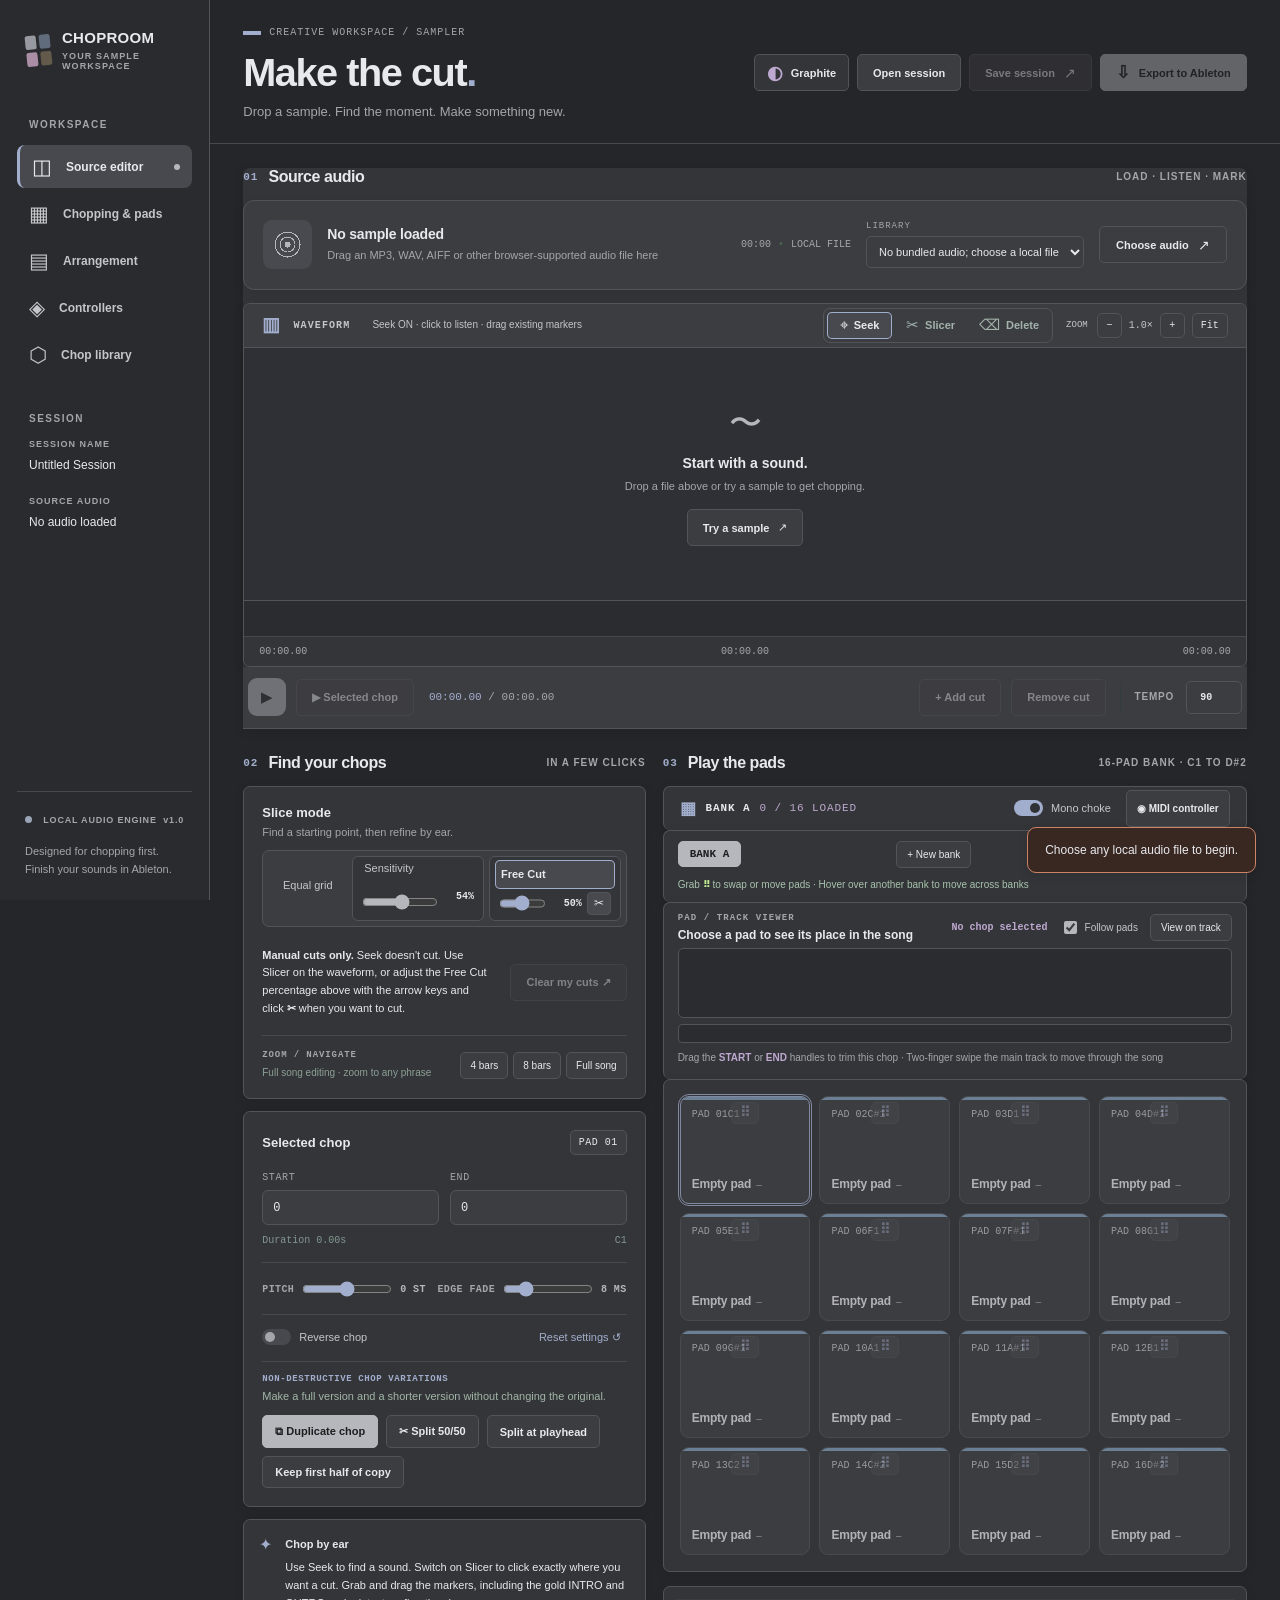
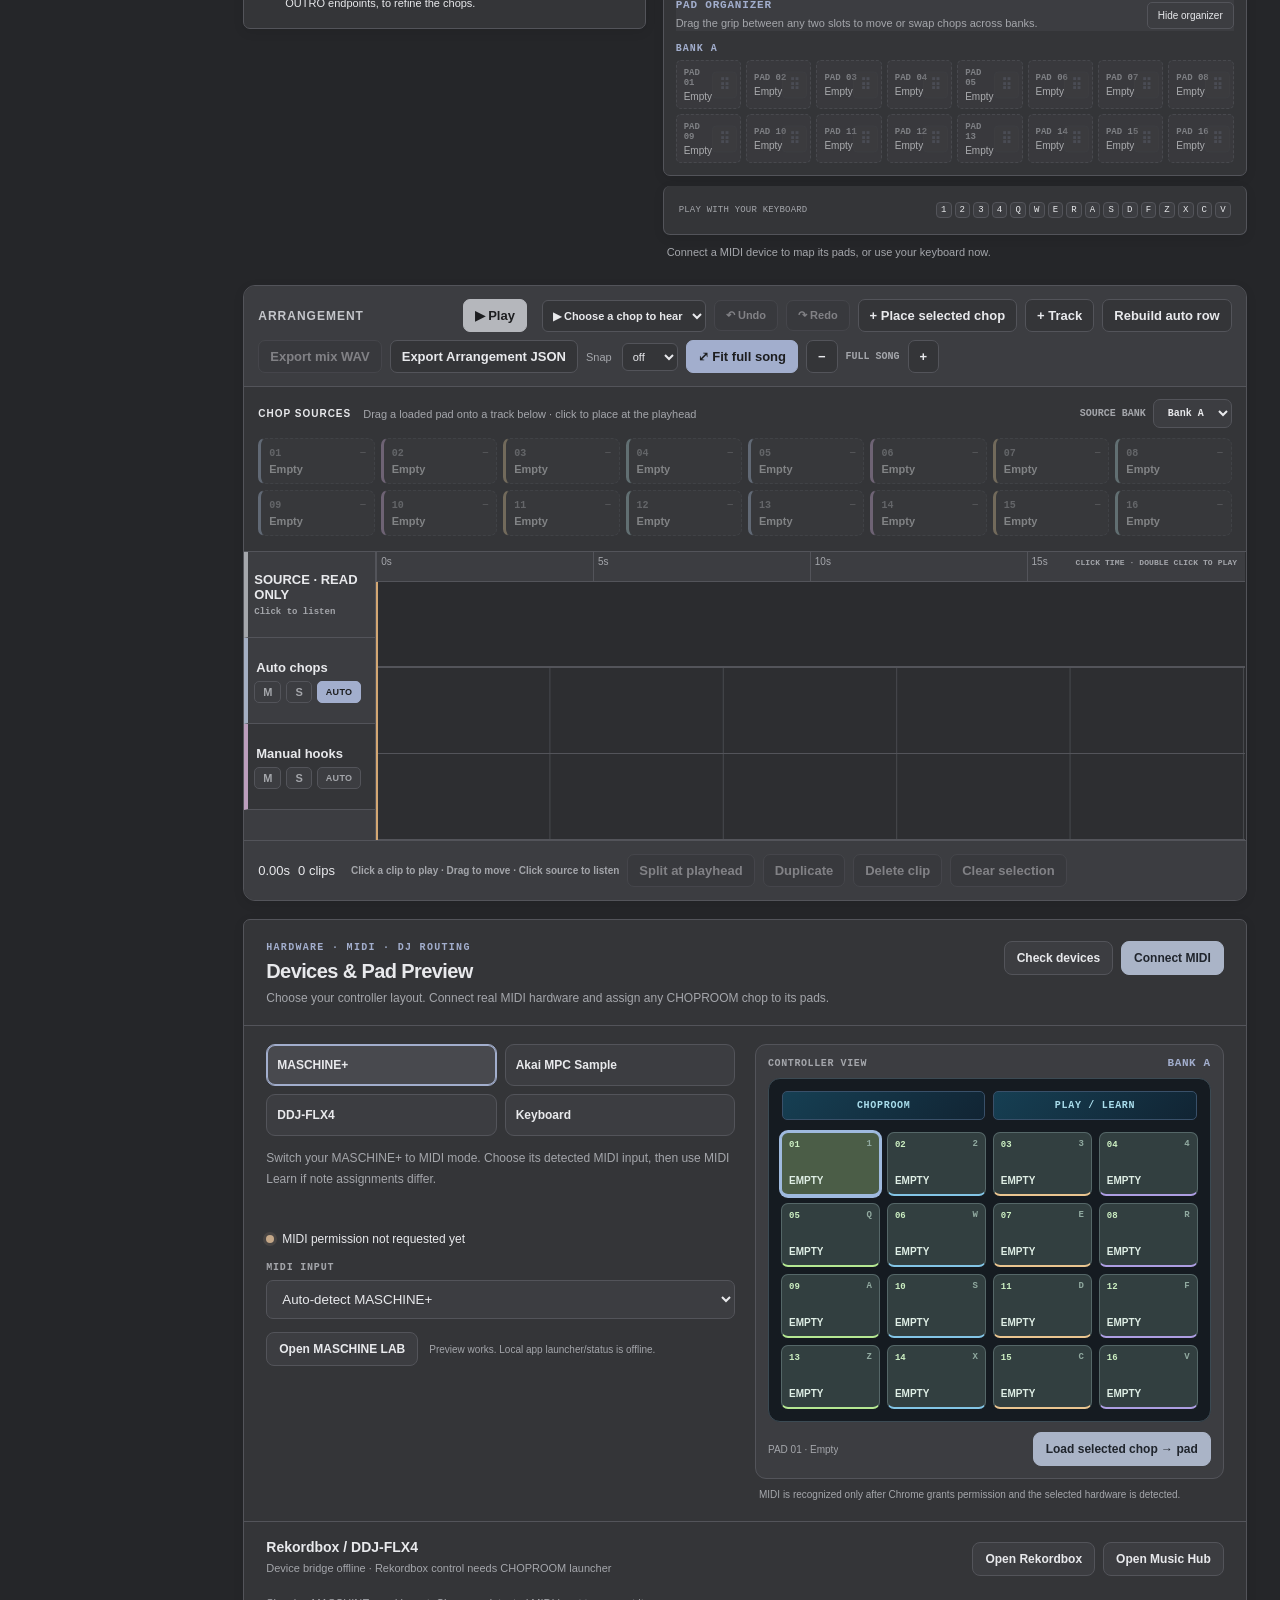
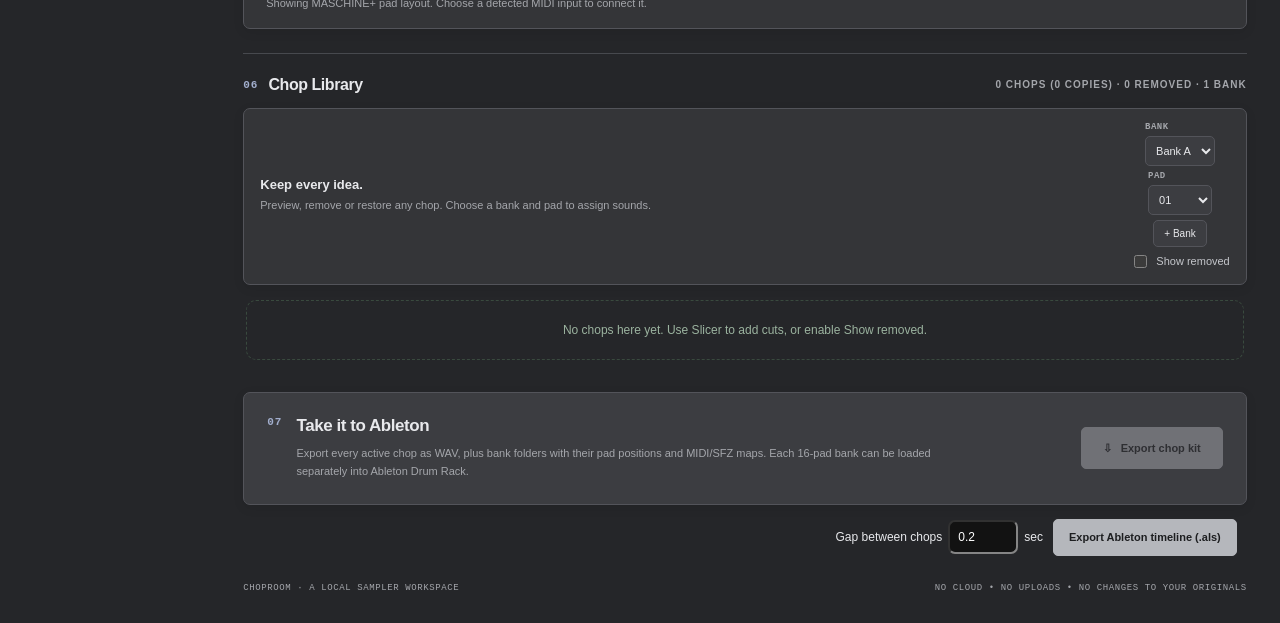
<file: CHOPROOM/index.html>
<!doctype html>
<html lang="en">
<head>
  <meta charset="utf-8">
  <meta name="viewport" content="width=device-width, initial-scale=1">
  <meta name="theme-color" content="#0b0e12">
  <title>CHOPROOM — Sample Chopping Studio</title>
  <link rel="stylesheet" href="./styles.css">
  <link rel="stylesheet" href="./enhancements.css">
  <link rel="stylesheet" href="./ui-refresh.css">
  <link rel="stylesheet" href="./device_panel.css">
  <link rel="stylesheet" href="./arranger-skin.css">
  <link rel="stylesheet" href="./studio-gray.css">
</head>
<body>
  <div class="shell">
    <aside class="rail">
      <div class="brand"><span class="brand-mark"><span></span><span></span><span></span><span></span></span><div><strong>CHOPROOM</strong><small>YOUR SAMPLE WORKSPACE</small></div></div>
      <div class="rail-group rail-workspace-group">
        <span class="rail-label">WORKSPACE</span>
        <nav class="rail-nav" aria-label="CHOPROOM workspace sections">
          <button class="rail-link active" type="button" data-nav-target="sourceWorkspace" aria-current="location"><span class="rail-icon">◫</span> Source editor <span class="active-dot"></span></button>
          <button class="rail-link" type="button" data-nav-target="padWorkspace"><span class="rail-icon">▦</span> Chopping & pads</button>
          <button class="rail-link" type="button" data-nav-target="arrangerWorkspace"><span class="rail-icon">▤</span> Arrangement</button>
          <button class="rail-link" type="button" data-nav-target="controllerWorkspace"><span class="rail-icon">◈</span> Controllers</button>
          <button class="rail-link" type="button" data-nav-target="vaultWorkspace"><span class="rail-icon">⬡</span> Chop library</button>
        </nav>
      </div>
      <div class="rail-group"><span class="rail-label">SESSION</span><div class="rail-info"><div class="rail-info-label">SESSION NAME</div><div id="railTrack" class="rail-info-value">Untitled Session</div><div class="rail-info-label margin">SOURCE AUDIO</div><div id="railFormat" class="rail-info-value">No audio loaded</div></div></div>
      <div class="rail-foot"><span class="status-dot"></span> LOCAL AUDIO ENGINE <span class="version">v1.0</span><p>Designed for chopping first.<br>Finish your sounds in Ableton.</p></div>
    </aside>
    <main class="workspace">
      <header class="topbar">
        <div><div class="eyebrow"><span class="line-accent"></span> CREATIVE WORKSPACE / SAMPLER</div><h1>Make the cut<span class="period">.</span></h1><p>Drop a sample. Find the moment. Make something new.</p></div>
        <div class="top-actions"><div class="local-tag"><span class="status-dot"></span> 100% LOCAL</div><button class="theme-switch" id="themeToggle" type="button" aria-label="Switch to light theme" aria-pressed="false" title="Switch light and dark theme"><span class="theme-icon" aria-hidden="true">◐</span><span id="themeToggleLabel">Dark</span></button><button class="button quiet" id="openProject" title="Reload previously saved chop markers">Open session</button><button class="button quiet" id="saveProject" title="Save markers and session settings">Save session <span class="arrow">↗</span></button><button class="button primary" id="exportAll"><span class="download-symbol">⇩</span> Export to Ableton</button></div>
      </header>
      <div class="content">
        <section class="source-card" id="sourceWorkspace">
          <div class="section-line"><span class="section-num">01</span><h2>Source audio</h2><span class="section-hint">LOAD · LISTEN · MARK</span></div>
          <div id="dropzone" class="source-strip" tabindex="0" role="button" aria-label="Load an audio file">
            <div class="record-icon"><div></div></div><div class="source-copy"><strong id="sourceName">No sample loaded</strong><span id="sourceDescription">Drag an MP3, WAV, AIFF or other browser-supported audio file here</span></div>
            <div class="source-meta"><span id="duration">00:00</span><span class="source-meta-dot">•</span><span id="fileSize">LOCAL FILE</span></div>
            <label class="library-select-label" for="libraryTrack">LIBRARY
              <select id="libraryTrack" title="Load a song already on this Mac">
                <option value="" selected>No bundled audio; choose a local file</option>
              </select>
            </label>
            <button class="button source-button" id="chooseFile" type="button">Choose audio <span class="arrow">↗</span></button>
          </div>
          <input type="file" id="fileInput" accept="audio/*,.wav,.mp3,.aiff,.aif,.m4a,.flac,.ogg" hidden>
          <div class="wave-shell">
            <div class="wave-header">
              <div class="wave-title"><span class="wave-glyph">▥</span> WAVEFORM <span id="waveHint">Two-finger swipe pans · drag markers to refine</span></div>
              <div class="wave-toolbar">
                <div class="wave-tool-switch" role="group" aria-label="Waveform editing tool">
                  <button type="button" id="seekTool" class="wave-tool active" aria-pressed="true" title="Listen and move the playhead without making cuts"><span aria-hidden="true">⌖</span> Seek</button>
                  <button type="button" id="slicerTool" class="wave-tool" aria-pressed="false" title="Click the waveform to add a new cut"><span aria-hidden="true">✂</span> Slicer</button>
                  <button type="button" id="deleteTool" class="wave-tool" aria-pressed="false" title="Click any chop to remove it from your working set"><span aria-hidden="true">⌫</span> Delete</button>
                </div>
                <div class="wave-tools"><span class="zoom-label">ZOOM</span><button class="tiny-button" id="zoomOut" title="Zoom out">−</button><span id="zoomAmount">1.0×</span><button class="tiny-button" id="zoomIn" title="Zoom in">+</button><button class="tiny-button fit" id="fitWave">Fit</button></div>
              </div>
            </div>
            <div class="wave-canvas-wrap" id="waveArea"><canvas id="waveform" aria-label="Interactive audio waveform with slice boundaries"></canvas><div id="waveEmpty" class="wave-empty"><span class="empty-icon">〜</span><strong>Start with a sound.</strong><span>Drop a file above or try a sample to get chopping.</span><button class="button subdued" id="loadDemo">Try a sample <span class="arrow">↗</span></button></div></div>
            <canvas id="overview" class="overview" title="Click to move the waveform view"></canvas>
            <div class="ruler"><span id="rulerStart">00:00.00</span><span id="rulerMid">00:00.00</span><span id="rulerEnd">00:00.00</span></div>
          </div>
          <div class="transport"><div class="transport-left"><button class="transport-play" id="playSource" type="button" title="Play/pause source"><span id="transportIcon">▶</span></button><button class="button subdued" id="playSelected">▶ Selected chop</button><span class="transport-time" id="transportTime">00:00.00 <span>/ 00:00.00</span></span></div><div class="transport-right"><button class="button quiet" id="addAtPlayhead" title="Add a cut at the current playhead">+ Add cut</button><button class="button quiet" id="deleteCut" title="Remove the selected cut">Remove cut</button><div class="separator"></div><label class="mini-field">TEMPO <input type="number" id="tempo" min="40" max="240" value="90"></label></div></div>
        </section>
        <section class="editor-row" id="padWorkspace">
          <div class="editing-panel">
            <div class="section-line"><span class="section-num">02</span><h2>Find your chops</h2><span class="section-hint">IN A FEW CLICKS</span></div>
            <div class="method-card"><div class="method-heading"><strong>Slice mode</strong><span>Find a starting point, then refine by ear.</span></div>
            <div class="mode-tabs" role="group" aria-label="Slice mode">
              <button class="mode" data-mode="grid" type="button">Equal grid</button>
              <div class="mode-group">
                <button class="mode" data-mode="transient" type="button">Sensitivity</button>
                <div class="mode-inline-slider" title="Adjust auto-detect sensitivity in one-percent steps with the arrow keys.">
                  <input id="sensitivity" aria-label="Transient sensitivity percentage" type="range" min="0" max="100" step="1" value="54">
                  <output id="sensitivityText" for="sensitivity">54%</output>
                </div>
              </div>
              <div class="mode-group">
                <button class="mode active" data-mode="manual" type="button">Free Cut</button>
                <div class="mode-inline-slider" title="Fine-tune cut position with arrow keys. Moving this slider never creates a cut.">
                  <input id="manualCutPercent" aria-label="Manual cut position percentage" type="range" min="1" max="99" step="1" value="50">
                  <output id="manualCutText" for="manualCutPercent">50%</output>
                  <button type="button" id="placePercentCut" class="mode-cut-button" title="Place a cut at this percentage inside the selected chop">✂</button>
                </div>
              </div>
            </div>
              <div class="mode-detail hidden" id="gridDetail"><div><span class="setting-label">SLICES</span><div class="count-buttons"><button class="count" data-count="4">4</button><button class="count" data-count="8">8</button><button class="count active" data-count="16">16</button></div></div><button class="button outline" id="sliceNow">Generate cuts <span>↗</span></button></div>
              <div class="mode-detail sensitivity-detail hidden" id="transientDetail"><div class="sensitivity-main"><div class="sensitivity-legend"><span>FEWER CUTS</span><span id="detectedCount" aria-live="polite">ADJUST TO FIND CHOPS</span><span>MORE CUTS</span></div></div></div>
              <div class="mode-detail freecut-detail" id="manualDetail">
                <div class="freecut-settings"><span class="manual-tip"><strong>Manual cuts only.</strong> Seek doesn't cut. Use Slicer on the waveform, or adjust the Free Cut percentage above with the arrow keys and click <strong>✂</strong> when you want to cut.</span></div>
                <button class="button outline" id="clearCuts">Clear my cuts ↗</button>
              </div>
              <div class="focus-row"><div><strong id="focusHeading">ZOOM / NAVIGATE</strong><span id="regionText">Full song editing · zoom to any phrase</span></div><div class="focus-buttons"><button id="focus4">4 bars</button><button id="focus8">8 bars</button><button id="fullRange">Full song</button></div></div>
            </div>
            <div class="edit-card"><div class="edit-head"><strong>Selected chop</strong><span class="pill" id="selectedIndex">PAD 01</span></div><div class="range-row"><label>START <input type="number" id="startAt" min="0" step="0.01" value="0" disabled></label><label>END <input type="number" id="endAt" min="0" step="0.01" value="0" disabled></label></div><div class="range-stats"><span id="selectionLength">Duration 0.00s</span><span id="selectionNote">C1</span></div><div class="setting-row"><label class="slider-wrap">PITCH <input type="range" id="pitch" min="-12" max="12" value="0"><span id="pitchLabel">0 ST</span></label><label class="slider-wrap">EDGE FADE <input type="range" id="fade" min="0" max="40" value="8"><span id="fadeLabel">8 MS</span></label></div><div class="setting-bottom"><label class="toggle-inline"><input id="reversePad" type="checkbox"><span class="mini-check"></span> Reverse chop</label><button id="resetPad" class="link-button">Reset settings ↺</button></div><div class="copy-toolbar"><div class="copy-title">NON-DESTRUCTIVE CHOP VARIATIONS <span id="copyDescription">Make a full version and a shorter version without changing the original.</span></div><div class="copy-actions"><button type="button" id="duplicateChop" class="copy-button">⧉ Duplicate chop</button><button type="button" id="splitChop" class="copy-button secondary">✂ Split 50/50</button><button type="button" id="splitAtPlayhead" class="copy-button secondary">Split at playhead</button><button type="button" id="makeHalfChop" class="copy-button secondary" title="Trim only this duplicate to its first half, leaving the original intact">Keep first half of copy</button></div></div></div>
            <div class="tip-card"><span class="tip-icon">✦</span><div><strong>Chop by ear</strong><p>Use Seek to find a sound. Switch on Slicer to click exactly where you want a cut. Grab and drag the markers, including the gold INTRO and OUTRO endpoints, to refine the chops.</p></div></div>
          </div>
          <div class="pads-panel">
            <div class="section-line"><span class="section-num">03</span><h2>Play the pads</h2><span class="section-hint">16-PAD BANK · C1 TO D#2</span></div>
            <div class="pad-topline"><div class="pad-bank-name"><span class="bank-icon">▦</span><span id="currentBankName"> BANK A</span> <span class="pad-sub" id="currentBankCount">1 / 16 LOADED</span></div><div class="pad-controls"><label class="toggle-inline"><input type="checkbox" id="mono" checked><span class="mini-check"></span> Mono choke</label><button id="midiConnect" class="button midi">◉ MIDI controller</button></div></div>
            <div class="bank-selector"><div class="bank-tabs" id="bankTabs" role="group" aria-label="Pad banks"></div><button type="button" id="addBank" class="bank-create">+ New bank</button><button type="button" id="clearPad" class="bank-clear" title="Leave this pad empty; sounds remain in the Chop Library">Clear selected pad</button><span class="bank-drag-hint">Grab <strong>⠿</strong> to swap or move pads · Hover over another bank to move across banks</span></div>
            <div class="pad-preview" id="padPreview">
              <div class="pad-preview-head">
                <div><span class="pad-preview-kicker">PAD / TRACK VIEWER</span><strong id="padPreviewTitle">Choose a pad to see its place in the song</strong></div>
                <div class="pad-preview-actions"><span id="padPreviewRange" class="pad-preview-range">No chop selected</span><label class="pad-follow"><input type="checkbox" id="followPad" checked> Follow pads</label><button id="showOnTrack" class="bank-create" type="button">View on track</button></div>
              </div>
              <canvas id="padFocusWave" class="pad-preview-wave" aria-label="Detailed waveform of selected chop with draggable start and end handles" title="Drag the left or right green handle to adjust the chop start or end"></canvas>
              <canvas id="padTrackOverview" class="pad-preview-overview" aria-label="Whole song overview with selected chop start and end handles" title="Drag the selected chop's start or end handle; click to navigate the song"></canvas>
              <span class="pad-edit-hint">Drag the <strong>START</strong> or <strong>END</strong> handles to trim this chop · Two-finger swipe the main track to move through the song</span>
            </div>
            <div id="pads" class="pads" aria-label="Sixteen playable audio chop pads"></div>
            <div class="organizer-wrap"><div class="organizer-heading"><div><strong>PAD ORGANIZER</strong><span>Drag the grip between any two slots to move or swap chops across banks.</span></div><button type="button" class="bank-create" id="toggleOrganizer" aria-expanded="true">Hide organizer</button></div><div id="organizerBanks" class="organizer-banks"></div></div>
            <div class="pad-footer"><span>PLAY WITH YOUR KEYBOARD</span><div class="keyboard-keys"><kbd>1</kbd><kbd>2</kbd><kbd>3</kbd><kbd>4</kbd><kbd>Q</kbd><kbd>W</kbd><kbd>E</kbd><kbd>R</kbd><kbd>A</kbd><kbd>S</kbd><kbd>D</kbd><kbd>F</kbd><kbd>Z</kbd><kbd>X</kbd><kbd>C</kbd><kbd>V</kbd></div><span>CLICK A PAD TO HEAR IT</span></div>
            <div class="midi-status" id="midiStatus">Connect a MIDI device to map its pads, or use your keyboard now.</div>
          </div>
        </section>
        <section class="arranger-workspace" id="arrangerWorkspace" aria-label="Multi-track chop arranger"><div class="section-line"><span class="section-num">04</span><h2>Arrangement timeline</h2><span class="section-hint">AUTO-SPACED CHOPS · EDIT FREELY</span></div><div class="integration-placeholder"><div><span class="integration-kicker">NON-DESTRUCTIVE SEQUENCER</span><h3>All your chops ready to arrange</h3><p>Each saved chop appears below as an individual clip with room between it and the next. Move, split, duplicate, delete or rearrange freely; the original source stays intact.</p></div><span class="integration-chip">AUTO-FILL ROW</span></div></section>
        <section class="device-workspace" id="controllerWorkspace" aria-label="DJ controller and Rekordbox connection"><div class="integration-placeholder"><div><span class="integration-kicker">05 · HARDWARE / CONNECTIONS</span><h3>Controllers & pad preview</h3><p>Pick your controller or keyboard profile, preview the pad layout and connect actual MIDI inputs.</p></div><span class="integration-chip">MIDI SETUP</span></div></section>
        <section class="vault-panel" id="vaultWorkspace">
          <div class="section-line"><span class="section-num">06</span><h2>Chop Library</h2><span class="section-hint" id="vaultTotal">ALL YOUR CHOPS · NO 16 CHOP LIMIT</span></div>
          <div class="vault-toolbar">
            <div><strong>Keep every idea.</strong><span>Preview, remove or restore any chop. Choose a bank and pad to assign sounds.</span></div>
            <div class="vault-target">
              <label>BANK<select id="vaultTargetBank" aria-label="Target bank for assigning chops"></select></label>
              <label>PAD<select id="vaultTargetPad" aria-label="Target pad for assigning chops"></select></label>
              <button type="button" id="vaultNewBank" class="bank-create" title="Add another 16-pad bank">+ Bank</button>
              <label class="vault-option"><input type="checkbox" id="showRemoved"> Show removed</label>
            </div>
          </div>
          <div id="vaultItems" class="vault-items"></div>
        </section>
        <section class="export-card">
          <div><span class="section-num">07</span><div><h2>Take it to Ableton</h2><p>Export every active chop as WAV, plus bank folders with their pad positions and MIDI/SFZ maps. Each 16-pad bank can be loaded separately into Ableton Drum Rack.</p></div></div><button class="button primary large" id="exportBottom">⇩ &nbsp; Export chop kit</button>
        </section>
        <footer class="footer"><span>CHOPROOM · A LOCAL SAMPLER WORKSPACE</span><span>NO CLOUD • NO UPLOADS • NO CHANGES TO YOUR ORIGINALS</span></footer>
      </div>
    </main>
  </div>
  <div id="toast" class="toast" role="status" aria-live="polite"></div>
  <input id="sessionInput" type="file" accept=".json" hidden>
  <script src="./export.js" defer></script>
  <script src="./slicing.js" defer></script>
  <script src="./marker_controls.js" defer></script>
  <script src="./track_view.js" defer></script>
  <script src="./chop_collection.js" defer></script>
  <script src="./chop_variants.js" defer></script>
  <script src="./arranger_engine.js" defer></script>
  <script src="./arranger_ui.js" defer></script>
  <script src="./device_panel.js" defer></script>
  <script src="./app.js" defer></script>
  <script src="./theme.js" defer></script>
  <script src="./navigation.js" defer></script>
  <script src="./ableton_timeline_export.js" defer></script>
</body>
</html>
</file>
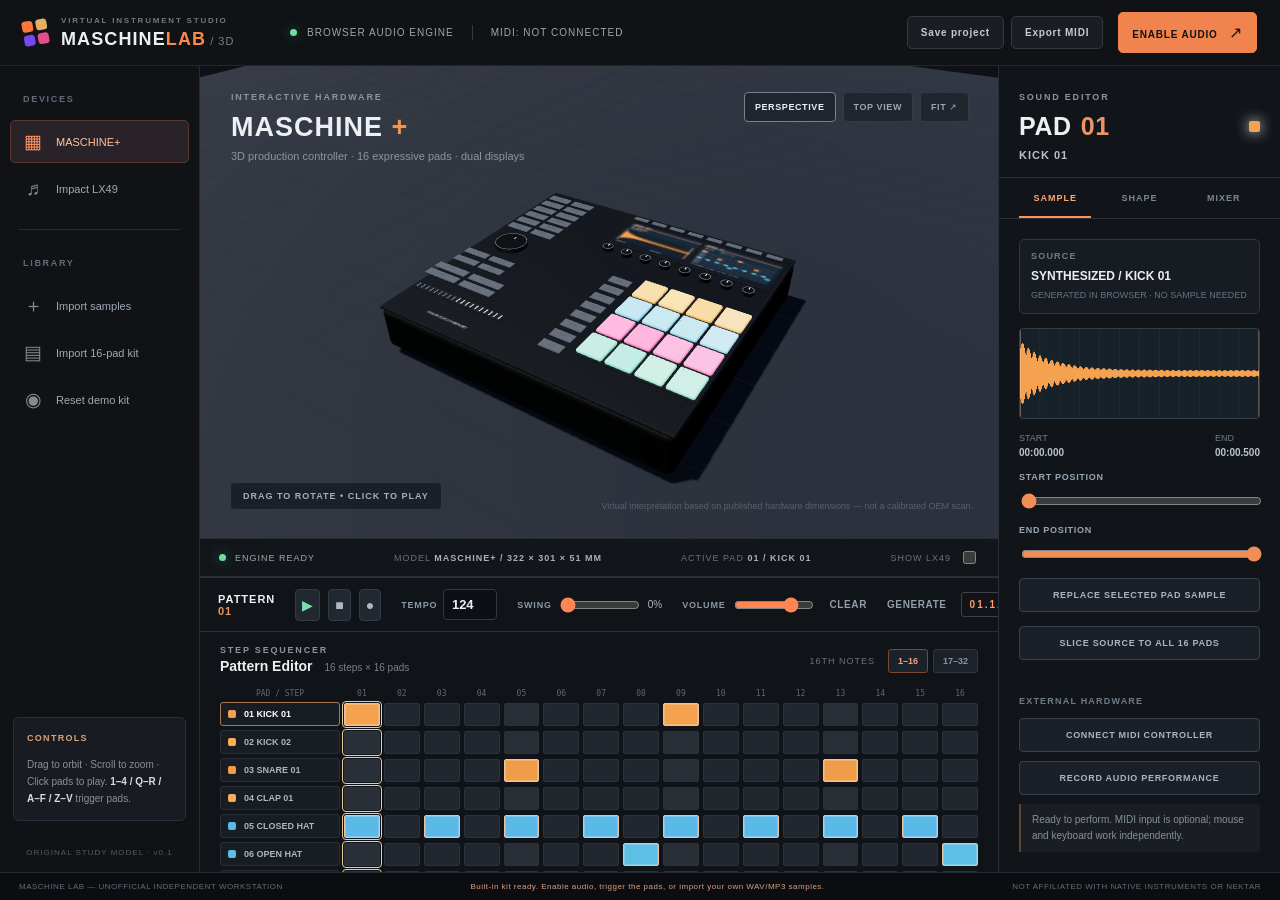
<file: MaschineLab3D/index.html>
<!doctype html>
<html lang="en">
<head>
  <meta charset="utf-8" />
  <meta name="viewport" content="width=device-width, initial-scale=1" />
  <title>MASCHINE LAB — 3D Sampling Workstation</title>
  <link rel="icon" href="./favicon.svg" type="image/svg+xml" />
  <link rel="stylesheet" href="./styles.css" />
  <script type="importmap">{"imports":{"three":"./vendor/three.module.js"}}</script>
</head>
<body>
  <div class="shell">
    <header class="masthead">
      <div class="brandblock"><div class="brandmark"><span></span><span></span><span></span><span></span></div><div><div class="eyebrow">VIRTUAL INSTRUMENT STUDIO</div><div class="brandname">MASCHINE<span>LAB</span><small> / 3D</small></div></div></div>
      <div class="header-middle"><span class="status-dot"></span> BROWSER AUDIO ENGINE <span class="header-divider"></span> <span id="midiStatus">MIDI: NOT CONNECTED</span></div>
      <div class="header-right"><button class="soft-button" id="saveProject">Save project</button><button class="soft-button" id="exportProject">Export MIDI</button><button class="head-accent" id="audioEnable">ENABLE AUDIO <span>↗</span></button></div>
    </header>
    <div class="workspace">
      <nav class="left-rail">
        <div class="rail-label">DEVICES</div>
        <button class="rail-item selected" id="maschineTab"><span class="rail-glyph four">▦</span><span>MASCHINE+</span></button>
        <button class="rail-item" id="keyboardTab"><span class="rail-glyph">♬</span><span>Impact LX49</span></button>
        <div class="rail-separator"></div>
        <div class="rail-label">LIBRARY</div>
        <button class="rail-item" id="importSamplesBtn"><span class="rail-glyph">＋</span><span>Import samples</span></button>
        <button class="rail-item" id="importKitBtn"><span class="rail-glyph">▤</span><span>Import 16-pad kit</span></button>
        <button class="rail-item" id="demoKitBtn"><span class="rail-glyph">◉</span><span>Reset demo kit</span></button>
        <div class="rail-fill"></div>
        <div class="rail-tip"><span class="rail-tip-title">CONTROLS</span><span>Drag to orbit · Scroll to zoom · Click pads to play. <b>1–4 / Q–R / A–F / Z–V</b> trigger pads.</span></div>
        <div class="rail-build">ORIGINAL STUDY MODEL · v0.1</div>
      </nav>
      <main class="main-column">
        <section class="view-area" id="dropZone">
          <div class="stage-head"><div><div class="eyebrow">INTERACTIVE HARDWARE</div><h1 id="deviceTitle">MASCHINE <span>+</span></h1><p id="deviceSubtitle">3D production controller · 16 expressive pads · dual displays</p></div><div class="stage-actions"><button class="stage-button active" id="perspectiveView">PERSPECTIVE</button><button class="stage-button" id="topView">TOP VIEW</button><button class="stage-button" id="fitView">FIT ↗</button></div></div>
          <div class="webgl-wrap"><canvas id="threeCanvas" aria-label="Rotatable interactive 3D controller"></canvas><div class="hover-label" id="hoverLabel">DRAG TO ROTATE • CLICK TO PLAY</div><div class="device-footnote">Virtual interpretation based on published hardware dimensions — not a calibrated OEM scan.</div><div class="drop-overlay" id="dropOverlay">DROP WAV / MP3 FILES TO LOAD THE PADS</div></div>
          <div class="view-bottom"><div class="lamp"><span class="status-dot"></span> ENGINE READY</div><div>MODEL <strong id="modelStatus">MASCHINE+ / 322 × 301 × 51 MM</strong></div><div>ACTIVE PAD <strong id="activePadDisplay">01 / KICK</strong></div><div class="kbd-switch"><label for="showKeyboard">SHOW LX49</label><input type="checkbox" id="showKeyboard"></div></div>
        </section>
        <section class="bottom-panel">
          <div class="transport-bar"><div class="transport-title">PATTERN <span>01</span></div><button class="transport-btn play" id="playBtn" title="Play or pause">▶</button><button class="transport-btn" id="stopBtn" title="Stop">■</button><button class="transport-btn" id="recordBtn" title="Record hits into pattern">●</button><div class="transport-field"><label for="bpm">TEMPO</label><input id="bpm" type="number" min="40" max="240" value="124" /></div><div class="transport-field"><label for="swing">SWING</label><input id="swing" type="range" min="0" max="65" value="0"/><output id="swingValue">0%</output></div><div class="transport-field"><label for="volume">VOLUME</label><input id="volume" type="range" min="0" max="100" value="78" /></div><button class="quiet-action" id="clearBtn">CLEAR</button><button class="quiet-action" id="randomBtn">GENERATE</button><div class="beat-display" id="beatCounter">01.1.1</div></div>
          <div class="sequencer-head"><div><div class="eyebrow">STEP SEQUENCER</div><h2>Pattern Editor <span>16 steps × 16 pads</span></h2></div><div class="seq-tools"><span>16TH NOTES</span><button id="pageOne" class="tiny active">1–16</button><button id="pageTwo" class="tiny">17–32</button></div></div>
          <div class="sequencer-scroll"><div id="sequencer" class="sequencer"></div></div>
        </section>
      </main>
      <aside class="inspector">
        <div class="inspector-header"><div class="eyebrow">SOUND EDITOR</div><div class="inspector-hdr">PAD <span id="selectedPadNum">01</span><span class="pad-color" id="padColor"></span></div><div class="inspector-padname" id="padName">KICK 01</div></div>
        <div class="inspector-tabs"><button class="inspector-tab active" data-tab="sample">SAMPLE</button><button class="inspector-tab" data-tab="shape">SHAPE</button><button class="inspector-tab" data-tab="mixer">MIXER</button></div>
        <div id="sampleTab" class="tab-body"><div class="file-widget"><div class="panel-caption">SOURCE</div><div class="source-name" id="sourceName">SYNTHESIZED / KICK</div><div class="source-sub" id="sourceMeta">GENERATED IN BROWSER · NO SAMPLE NEEDED</div></div><canvas id="waveform" width="550" height="174" aria-label="Selected sample waveform"></canvas><div class="small-row"><div>START <b id="startLabel">00:00.000</b></div><div>END <b id="endLabel">00:00.500</b></div></div><label class="knob-field">START POSITION <input id="sampleStart" type="range" min="0" max="95" value="0" /></label><label class="knob-field">END POSITION <input id="sampleEnd" type="range" min="5" max="100" value="100" /></label><button class="outline-wide" id="replacePadBtn">REPLACE SELECTED PAD SAMPLE</button><button class="outline-wide" id="sliceBtn">SLICE SOURCE TO ALL 16 PADS</button></div>
        <div id="shapeTab" class="tab-body hidden"><div class="panel-caption">SOUND CHARACTER</div><label class="knob-field">PITCH <output id="pitchOutput">0 ST</output><input id="pitch" type="range" min="-24" max="24" value="0"></label><label class="knob-field">ATTACK <output id="attackOutput">4 MS</output><input id="attack" type="range" min="0" max="1000" value="4"></label><label class="knob-field">RELEASE <output id="releaseOutput">250 MS</output><input id="release" type="range" min="20" max="2000" value="250"></label><label class="knob-field">FILTER <output id="filterOutput">OPEN</output><input id="filter" type="range" min="150" max="20000" value="20000"></label><button class="outline-wide" id="resetShape">RESET SOUND SHAPE</button></div>
        <div id="mixerTab" class="tab-body hidden"><div class="panel-caption">PER-PAD MIX</div><label class="knob-field">LEVEL <output id="padGainOutput">100%</output><input id="padGain" type="range" min="0" max="150" value="100"></label><label class="knob-field">PAN <output id="panOutput">CENTER</output><input id="pan" type="range" min="-100" max="100" value="0"></label><div class="panel-caption">OUTPUT</div><div class="mono-text">Web Audio stereo output. Gain, pitch, filter and envelope apply to imported samples and generated tones.</div></div>
        <div class="inspector-spacer"></div>
        <div class="inspector-tools"><div class="panel-caption">EXTERNAL HARDWARE</div><button class="outline-wide" id="midiBtn">CONNECT MIDI CONTROLLER</button><button class="outline-wide" id="audioExportBtn">RECORD AUDIO PERFORMANCE</button><div class="hint-box" id="recordHint">Ready to perform. MIDI input is optional; mouse and keyboard work independently.</div></div>
      </aside>
    </div>
    <footer class="footer"><div>MASCHINE LAB — UNOFFICIAL INDEPENDENT WORKSTATION</div><div id="statusLine">Load audio files, click a pad, or start the sequencer.</div><div>NOT AFFILIATED WITH NATIVE INSTRUMENTS OR NEKTAR</div></footer>
  </div>
  <input hidden type="file" id="sampleFiles" accept="audio/*,.wav,.aif,.aiff,.mp3,.flac,.ogg" multiple />
  <input hidden type="file" id="singleSample" accept="audio/*,.wav,.aif,.aiff,.mp3,.flac,.ogg" />
  <input hidden type="file" id="kitFiles" accept=".wav,.aif,.aiff,.mp3,.ogg,audio/*" webkitdirectory directory multiple />
  <script type="module" src="./app.js"></script>
</body>
</html>
</file>
<file: CHOPROOM/styles.css>
:root{color-scheme:dark;--bg:#0b0e12;--panel:#13171c;--panel2:#171c22;--panel3:#1d242b;--line:#283038;--ink:#e9eee9;--muted:#83908e;--soft:#a4b0ae;--lime:#c5f777;--lime2:#9bd450;--gold:#e8cc8d;--sans:Inter,"SF Pro Display",-apple-system,BlinkMacSystemFont,"Segoe UI",sans-serif;--mono:"SF Mono",SFMono-Regular,Consolas,monospace}
*{box-sizing:border-box}html,body{margin:0;min-height:100%;background:var(--bg);color:var(--ink);font-family:var(--sans);font-size:14px;-webkit-font-smoothing:antialiased}button,input{font:inherit}button{cursor:pointer}button:disabled{opacity:.43;cursor:not-allowed}button:focus-visible,input:focus-visible{outline:2px solid var(--lime);outline-offset:3px}button{border:0;background:none;color:inherit}kbd{font-family:var(--mono);border:1px solid #394349;padding:3px 5px;border-radius:4px;background:#212831;color:#c4d3cf;font-size:10px}input[type=range]{accent-color:var(--lime);cursor:pointer}input[type=number]{outline:none;min-width:0}h1,h2,p{margin:0}h1{font-size:clamp(35px,3vw,51px);font-weight:620;letter-spacing:-2.2px;line-height:1.08}h2{font-size:16px;font-weight:630;letter-spacing:-.45px}.period{color:var(--lime)}
.shell{min-height:100vh;display:grid;grid-template-columns:224px minmax(0,1fr)}.rail{padding:29px 17px 21px;background:#111519;border-right:1px solid #262e34;display:flex;flex-direction:column;min-height:100vh;position:sticky;top:0;height:100vh}.brand{display:flex;align-items:center;gap:11px;padding:3px 9px 55px}.brand strong{font-size:17px;letter-spacing:.95px;font-weight:850}.brand small{display:block;margin-top:5px;color:#8e9d98;font-size:9px;letter-spacing:1.1px;font-weight:720}.brand-mark{width:31px;height:31px;display:grid;grid-template-columns:repeat(2,1fr);grid-template-rows:repeat(2,1fr);gap:3px;transform:rotate(-6deg)}.brand-mark span{border-radius:2px;background:var(--lime)}.brand-mark span:nth-child(2){opacity:.52}.brand-mark span:nth-child(3){opacity:.83}.brand-mark span:nth-child(4){opacity:.38}.rail-label{display:block;color:#788580;font-size:10px;font-weight:770;letter-spacing:1.5px;margin:0 12px 15px}.rail-group{margin-bottom:37px}.rail-link{display:flex;align-items:center;gap:14px;width:100%;height:43px;border-radius:8px;padding:0 12px;font-weight:640;font-size:12px;color:#b9c5c0;text-align:left}.rail-link.active{color:#cafa80;background:#233027}.rail-link:hover{background:#243026}.rail-icon{font-size:21px;font-weight:300}.active-dot{margin-left:auto;width:6px;height:6px;border-radius:50%;background:var(--lime)}.rail-info{margin:0 12px}.rail-info-label{font-size:9px;font-weight:700;letter-spacing:1px;color:#6f817d}.rail-info-label.margin{margin-top:22px}.rail-info-value{font-size:12px;color:#b9c4c0;margin-top:8px;line-height:1.45;overflow-wrap:anywhere}.rail-foot{font-size:9px;font-weight:790;color:#bac3be;letter-spacing:.8px;margin-top:auto;border-top:1px solid var(--line);padding:23px 8px 0}.status-dot{display:inline-block;width:7px;height:7px;background:var(--lime);border-radius:50%;box-shadow:0 0 12px #9cdf5f65;margin-right:8px}.rail-foot .version{float:right;color:#68746f}.rail-foot p{font-size:11px;font-weight:420;color:#6f7c79;letter-spacing:0;line-height:1.7;margin-top:17px}
.workspace{min-width:0;max-width:1800px}.topbar{padding:35px clamp(24px,3.4vw,61px) 27px;display:flex;justify-content:space-between;gap:24px;align-items:center;border-bottom:1px solid #242c32}.eyebrow{font-family:var(--mono);color:#93a49a;font-size:10px;letter-spacing:1px;margin-bottom:13px;display:flex;align-items:center;gap:8px}.line-accent{height:4px;width:18px;background:var(--lime);display:inline-block}.topbar p{margin-top:10px;color:#94a19b;font-size:13px}.top-actions{display:flex;align-items:center;gap:10px;flex-wrap:wrap}.local-tag{color:#a4b6ab;font-family:var(--mono);letter-spacing:.5px;font-size:10px;margin-right:14px;white-space:nowrap}.button{height:37px;border-radius:7px;padding:0 15px;display:inline-flex;justify-content:center;align-items:center;gap:9px;white-space:nowrap;font-weight:650;font-size:12px;border:1px solid transparent;transition:transform .14s,background .14s,border-color .14s}.button:hover{transform:translateY(-1px)}.button:active{transform:translateY(1px)}.button.primary{background:var(--lime);color:#1b2915;box-shadow:0 0 25px #baf87517}.button.primary:hover{background:#d8ff95}.button.quiet{background:#171d22;border-color:#313c43;color:#b9c8c2}.button.quiet:hover{border-color:#6b7e7b}.button.subdued{border-color:#3b474a;background:#1d262a;color:#d7e5df}.button.outline{border:1px solid #718c5e;color:var(--lime);background:#263529}.arrow{font-size:14px;font-weight:450}.download-symbol{font-size:17px;line-height:1}
.content{padding:26px clamp(24px,3.4vw,61px) 20px}.section-line{display:flex;align-items:center;gap:10px;margin-bottom:15px}.section-num{font-family:var(--mono);color:var(--lime);font-size:11px;letter-spacing:1px}.section-hint{color:#6e807b;font-size:10px;letter-spacing:1px;font-weight:740;margin-left:auto;white-space:nowrap}.source-card{min-width:0}.source-strip{background:linear-gradient(105deg,#1b2327,#161c21);border:1px solid #34433c;border-radius:11px;display:flex;align-items:center;min-height:86px;padding:14px 19px;gap:15px;transition:border-color .2s,background .2s;cursor:default}.source-strip.dragging{border-color:var(--lime);background:#243025}.record-icon{flex:none;width:49px;height:49px;border-radius:9px;background:#2d3f32;display:grid;place-items:center}.record-icon>div{width:29px;height:29px;background:repeating-radial-gradient(circle at center,#29342d 0 2px,#c5f777 2px 3px,#29342d 3px 5px);border-radius:50%;position:relative}.record-icon>div:after{content:"";position:absolute;inset:12px;background:#d3ff90;border-radius:50%}.source-copy{display:flex;flex-direction:column;gap:6px;min-width:0;flex:1}.source-copy strong{overflow:hidden;text-overflow:ellipsis;white-space:nowrap;font-size:14px;letter-spacing:-.2px}.source-copy span{color:#99aca2;font-size:11px;line-height:1.35}.source-meta{font-family:var(--mono);font-size:10px;color:#9bac9e;white-space:nowrap}.source-meta-dot{margin:0 7px;color:#49674f}.source-button{background:#e5f8cf;color:#253220;padding:0 16px}
.wave-shell{border:1px solid var(--line);border-radius:12px;background:#11161a;margin-top:13px;overflow:hidden}.wave-header{display:flex;justify-content:space-between;align-items:center;height:44px;border-bottom:1px solid #252f33;padding:0 18px}.wave-title{font-family:var(--mono);font-size:10px;font-weight:670;letter-spacing:1.1px;color:#bfcfc3;white-space:nowrap;min-width:0}.wave-title span#waveHint{font-size:10px;font-family:var(--sans);letter-spacing:0;font-weight:400;color:#81948a;margin-left:15px}.wave-glyph{color:var(--lime);font-size:19px;vertical-align:middle;margin-right:5px}.wave-tools{display:flex;align-items:center;gap:7px;font-family:var(--mono);font-size:10px;color:#a8b8ae}.zoom-label{font-size:9px;color:#748b7f;margin-right:2px}.tiny-button{min-width:25px;height:25px;border-radius:4px;background:#273139;color:#cfdfd3;border:1px solid #3a4848}.tiny-button:hover{background:#344038}.tiny-button.fit{padding:0 8px}.wave-canvas-wrap{position:relative;height:252px;touch-action:none;overflow:hidden;cursor:crosshair;background:radial-gradient(ellipse at 50% 0%,#19221e,#101519 80%)}#waveform{display:block;width:100%;height:100%}.wave-empty{position:absolute;inset:0;display:flex;flex-direction:column;align-items:center;justify-content:center;gap:9px;color:#8f9f96;background:rgba(12,17,21,.82)}.wave-empty strong{color:#d5e2d7;font-size:14px}.wave-empty span{font-size:11px}.empty-icon{font-size:33px!important;color:var(--lime)}.wave-empty button{margin-top:8px}.overview{display:block;width:100%;height:36px;cursor:pointer;background:#0d1215;border-top:1px solid #222b2d}.ruler{display:flex;justify-content:space-between;color:#83958c;font-family:var(--mono);font-size:10px;padding:9px 15px;border-top:1px solid #222b2d}.transport{min-height:62px;border-bottom:1px solid var(--line);display:flex;justify-content:space-between;align-items:center;padding:10px 5px;gap:12px;flex-wrap:wrap}.transport-left,.transport-right{display:flex;gap:10px;align-items:center}.transport-play{width:38px;height:38px;display:grid;place-items:center;color:#1c2918;background:var(--lime);border-radius:9px;font-size:15px}.transport-time{font-family:var(--mono);font-size:11px;color:var(--lime);padding-left:5px}.transport-time span{color:#818d89}.separator{height:25px;width:1px;background:#313c3b;margin:0 4px}.mini-field{font-size:10px;font-weight:750;letter-spacing:.8px;color:#829388}.mini-field input{height:33px;width:56px;background:#202a2b;border:1px solid #3d4a45;color:#d9e8dd;border-radius:5px;padding:0 6px;margin-left:8px;text-align:center;font-family:var(--mono)}
.editor-row{display:grid;grid-template-columns:minmax(310px,.92fr) minmax(460px,1.35fr);gap:25px;margin-top:25px}.editing-panel,.pads-panel{min-width:0}.method-card,.edit-card{border:1px solid var(--line);background:#151b20;border-radius:11px;padding:18px;margin-bottom:12px}.method-heading{display:flex;flex-direction:column;gap:6px}.method-heading strong{font-size:13px}.method-heading span{font-size:11px;color:#849890}.mode-tabs{margin-top:20px;display:flex;gap:4px;background:#0f1518;border-radius:7px;padding:4px}.mode{border-radius:5px;flex:1;height:33px;font-size:11px;color:#8da299;white-space:nowrap}.mode.active{background:#2c3a2c;color:var(--lime);font-weight:740}.mode:not(.active):hover{background:#202b2a}.mode-detail{display:flex;justify-content:space-between;align-items:center;gap:15px;margin-top:20px;min-height:40px}.mode-detail.hidden{display:none}.setting-label{font-family:var(--mono);font-size:10px;color:#8da199;letter-spacing:.6px}.count-buttons{display:flex;gap:5px;margin-top:8px}.count{width:33px;height:29px;background:#273036;color:#a7b6ad;border-radius:4px;font-family:var(--mono);font-size:11px}.count.active{background:var(--lime);color:#243323;font-weight:800}.slider-wrap{font-size:10px;color:#97a99c;font-family:var(--mono);font-weight:700;letter-spacing:.4px;display:flex;align-items:center;gap:6px}.slider-wrap input{width:90px}.slider-wrap span{color:var(--lime);font-size:10px;white-space:nowrap}.manual-tip{font-size:11px;line-height:1.5;color:#879c90}.edit-head{display:flex;justify-content:space-between;align-items:center;font-size:13px}.pill{color:var(--lime);font-family:var(--mono);font-size:10px;letter-spacing:.5px;background:#28392c;border:1px solid #38533a;border-radius:5px;padding:6px 8px}.range-row{display:flex;gap:11px;margin-top:17px}.range-row label{flex:1;min-width:0;color:#96a49a;font-size:10px;font-family:var(--mono);letter-spacing:.6px}.range-row input{display:block;width:100%;height:35px;margin-top:7px;padding:0 10px;color:#e1eae1;background:#0e1418;border:1px solid #334040;border-radius:6px;font-family:var(--mono);font-size:12px}.range-stats{display:flex;justify-content:space-between;margin-top:10px;font-family:var(--mono);font-size:10px;color:#829790}.setting-row{border-top:1px solid #30393a;margin-top:16px;padding-top:16px;display:flex;justify-content:space-between;gap:6px;flex-wrap:wrap}.setting-bottom{border-top:1px solid #30393a;margin-top:15px;padding-top:14px;display:flex;justify-content:space-between;gap:9px}.toggle-inline{display:inline-flex;align-items:center;gap:8px;color:#adbdaf;font-size:11px;white-space:nowrap;cursor:pointer}.toggle-inline input{position:absolute;opacity:0}.mini-check{width:29px;height:16px;background:#36413e;border-radius:20px;position:relative;transition:background .2s}.mini-check:before{content:"";position:absolute;left:3px;top:3px;width:10px;height:10px;border-radius:50%;background:#98a89b;transition:transform .2s,background .2s}.toggle-inline input:checked+.mini-check{background:#476e3b}.toggle-inline input:checked+.mini-check:before{background:var(--lime);transform:translateX(13px)}.link-button{font-size:11px;color:#a8c98d}.link-button:hover{text-decoration:underline}.tip-card{background:#1b2522;border:1px solid #304039;border-radius:9px;padding:15px;display:flex;gap:13px}.tip-icon{font-size:16px;color:var(--lime)}.tip-card strong{font-size:11px;color:#d5e9c8}.tip-card p{font-size:11px;line-height:1.65;color:#90a494;margin-top:7px}
.pad-topline{height:44px;display:flex;justify-content:space-between;gap:10px;align-items:center;border:1px solid #2c3639;border-bottom:0;border-radius:11px 11px 0 0;padding:0 16px;background:#171d21}.bank-icon{font-size:17px;color:var(--lime)}.pad-bank-name{font-family:var(--mono);font-size:11px;letter-spacing:.9px;font-weight:730;white-space:nowrap;display:flex;align-items:center;gap:9px}.pad-sub{color:#788f80;font-weight:470}.pad-controls{display:flex;gap:15px;align-items:center}.button.midi{height:28px;border-color:#37483c;background:#27332d;color:#c2d8b3;font-size:10px;padding:0 10px}.pads{display:grid;grid-template-columns:repeat(4,minmax(0,1fr));gap:9px;padding:16px;border:1px solid #2c3639;background:#12171b}.pad{position:relative;height:clamp(94px,9vw,134px);border:1px solid #3c4a46;border-radius:9px;background:linear-gradient(150deg,#28342f 0%,#1a2525 67%,#151f21 100%);text-align:left;padding:12px 11px;display:flex;flex-direction:column;justify-content:space-between;overflow:hidden;transition:background .15s,transform .09s,border-color .15s;box-shadow:inset 0 1px #5d746133}.pad:before{content:"";height:4px;width:28px;background:#7ea959;border-radius:5px;position:absolute;top:0;right:10px;opacity:.7}.pad:hover{background:linear-gradient(150deg,#334839,#22352b);border-color:#8fac75}.pad.selected{outline:1px solid var(--lime);outline-offset:1px;border-color:#9bc577}.pad.active{background:#769e5c;transform:scale(.976);box-shadow:0 0 24px #a6d4775a;border-color:#d4ffb0;color:#14210c}.pad.empty{opacity:.37;cursor:default}.pad-top{display:flex;align-items:center;justify-content:space-between}.pad-number{font-family:var(--mono);font-size:10px;color:#c7e6b7}.pad-note{font-family:var(--mono);font-size:10px;color:#8cad88}.pad-wave{height:29px;width:100%;display:block}.pad-info{display:flex;align-items:flex-end;justify-content:space-between;gap:5px}.pad-title{font-size:12px;font-weight:680;letter-spacing:-.2px}.pad-length{font-family:var(--mono);font-size:9px;color:#86a28c}.pad.active .pad-length,.pad.active .pad-number,.pad.active .pad-note{color:#244327}.pad-footer{height:49px;border:1px solid #2c3639;border-top:0;background:#171d21;border-radius:0 0 11px 11px;display:flex;align-items:center;justify-content:space-between;padding:0 15px;gap:8px;font-family:var(--mono);font-size:9px;color:#7b9086;letter-spacing:.2px}.keyboard-keys{display:flex;gap:3px;flex-wrap:wrap;justify-content:center}.keyboard-keys kbd{font-size:9px;padding:2px 4px}.midi-status{font-size:11px;color:#82958b;padding:11px 4px;min-height:32px}
.export-card{background:linear-gradient(118deg,#202d22,#17211c);border:1px solid #3d5b3b;border-radius:11px;margin-top:25px;padding:23px;display:flex;align-items:center;justify-content:space-between;gap:20px}.export-card>div{display:flex;align-items:flex-start;gap:14px}.export-card h2{font-size:17px}.export-card p{max-width:680px;font-size:11px;color:#a8bda8;line-height:1.7;margin-top:8px}.export-card .large{height:42px;padding:0 21px}.footer{display:flex;justify-content:space-between;gap:10px;margin-top:27px;color:#677872;font-family:var(--mono);font-size:9px;letter-spacing:.6px}.toast{position:fixed;bottom:27px;right:24px;max-width:min(470px,90vw);z-index:20;pointer-events:none;color:#e7f7da;background:#2a382c;border:1px solid #7a9b67;border-radius:9px;padding:13px 17px;box-shadow:0 17px 45px #0006;opacity:0;transform:translateY(10px);transition:opacity .17s,transform .17s;font-size:12px;line-height:1.5}.toast.visible{opacity:1;transform:none}.toast.error{border-color:#cd8466;background:#392722}
@media(max-width:1280px){.shell{grid-template-columns:195px minmax(0,1fr)}.brand strong{font-size:15px}.editor-row{grid-template-columns:minmax(260px,.93fr) minmax(400px,1.35fr);gap:17px}.pad{height:96px}.pad-footer>span:last-child{display:none}.top-actions .local-tag{display:none}}
@media(max-width:1060px){.rail{display:none}.shell{grid-template-columns:minmax(0,1fr)}.editor-row{grid-template-columns:minmax(280px,.9fr) minmax(420px,1.3fr)}.topbar{padding:26px 24px}.content{padding:20px 24px}}
@media(max-width:850px){.editor-row{grid-template-columns:1fr}.pad{height:112px}.topbar{flex-wrap:wrap}.pad-footer>span:last-child{display:inline}.wave-title span#waveHint{display:none}}
@media(max-width:600px){.topbar{padding:22px 14px}.topbar h1{font-size:35px}.topbar .top-actions{width:100%;justify-content:space-between}.content{padding:18px 12px}.source-strip{gap:10px;flex-wrap:wrap;padding:12px}.source-meta{display:none}.source-button{margin-left:auto}.section-hint{font-size:9px}.wave-canvas-wrap{height:200px}.wave-header{padding:0 10px}.wave-tools{gap:4px}.transport-right{flex-wrap:wrap}.pads{gap:6px;padding:9px}.pad{height:96px;padding:9px 7px}.pad-title{font-size:10px}.pad-footer{height:auto;padding:10px;flex-wrap:wrap}.export-card{flex-direction:column;align-items:stretch}.export-card .large{width:100%}.footer{flex-direction:column;font-size:8px}.pad-controls{gap:8px}}
</file>
<file: CHOPROOM/enhancements.css>
.focus-row{margin-top:18px;padding-top:14px;border-top:1px solid #303c37;display:flex;align-items:center;justify-content:space-between;gap:10px;flex-wrap:wrap}
.focus-row>div:first-child{display:flex;flex-direction:column;gap:6px}
.focus-row strong{color:#aebfb0;font-size:9px;letter-spacing:.9px;font-family:var(--mono)}
.focus-row span{color:#8ca096;font-size:10px;line-height:1.4}
.focus-buttons{display:flex;gap:5px}
.focus-buttons button{border:1px solid #426044;border-radius:5px;color:#bfe59b;background:#223026;padding:7px 9px;font-size:10px}
.focus-buttons button:hover{background:#365034}
.library-select-label{color:#92aa97;font-family:var(--mono);font-size:9px;letter-spacing:1px;display:flex;flex-direction:column;gap:5px;max-width:268px;min-width:180px}
.library-select-label select{max-width:100%;background:#28342b;border:1px solid #455d46;color:#d1e7cf;border-radius:5px;min-height:32px;padding:0 8px;font-family:var(--sans);font-size:11px;cursor:pointer}
.mode-detail.sensitivity-detail{display:block;padding:11px 0 2px}
.mode-detail.sensitivity-detail.hidden{display:none}
.sensitivity-main{width:100%}
.sensitivity-main .slider-wrap{display:flex;justify-content:space-between;font-size:10px;letter-spacing:1px}
.sensitivity-main .slider-wrap span{font-weight:800;font-size:16px;color:var(--lime)}
#sensitivity{display:block;width:100%;height:22px;margin:12px 0 2px;accent-color:var(--lime)}
.sensitivity-legend{display:flex;justify-content:space-between;gap:6px;align-items:center;font-family:var(--mono);color:#819789;font-size:9px;letter-spacing:.5px}
#detectedCount{color:#c5f777;font-weight:700;text-align:center;white-space:nowrap}
@media(max-width:680px){.library-select-label{max-width:none;min-width:100%;order:4}.source-strip .source-button{order:3;margin-left:auto}}
.freecut-detail{gap:18px;align-items:center}
.freecut-settings{display:flex;flex-direction:column;align-items:flex-start;gap:9px;min-width:0;flex:1}
.freecut-settings .manual-tip{max-width:300px;line-height:1.6}
.wave-header{gap:12px}
.wave-toolbar{display:flex;align-items:center;gap:13px;margin-left:auto;flex-shrink:0}
.wave-tool-switch{display:flex;gap:3px;border:1px solid #465248;background:#111a18;padding:3px;border-radius:7px}
.wave-tool{display:flex;align-items:center;justify-content:center;gap:6px;min-width:66px;height:27px;padding:0 10px;border-radius:4px;color:#96ab9c;font-size:11px;font-weight:640;white-space:nowrap}
.wave-tool>span{font-size:15px;font-weight:500}
.wave-tool:hover:not(.active){background:#2a3630;color:#c9e3c1}
.wave-tool.active{color:#1e3119;background:var(--lime);box-shadow:0 0 11px #bcf36e28}
.wave-tool:focus-visible{outline:2px solid var(--lime);outline-offset:2px}
.wave-canvas-wrap.slicer-active{cursor:crosshair}
.wave-canvas-wrap:not(.slicer-active){cursor:pointer}
.wave-canvas-wrap.delete-active{cursor:cell}
.wave-tool.delete-active{color:#ffddd0;background:#854b43;border-color:#a85e50}
.wave-tool.delete-active:hover{background:#9c554b}
.wave-tool-switch{gap:4px}
.wave-tool{min-width:65px}
.wave-tool.active#deleteTool{color:#ffe3d3;background:#915047}
.bank-selector{padding:10px 14px;background:#151b20;border:1px solid #2c3639;border-bottom:0;display:flex;align-items:center;flex-wrap:wrap;gap:10px;justify-content:space-between}
.bank-tabs{display:flex;gap:5px;flex-wrap:wrap;max-width:100%;align-items:center}
.bank-tab{font:700 11px var(--mono);color:#a9c1b0;border:1px solid #3d4f45;border-radius:5px;padding:6px 11px;white-space:nowrap;background:#233028}
.bank-tab.active{color:#233117;background:var(--lime);border-color:var(--lime)}
.bank-create,.bank-clear{font-size:10px;color:#caebaf;border:1px solid #486141;border-radius:5px;padding:7px 10px;background:#25372a}
.bank-clear{color:#a5b8b3;background:#20292b;border-color:#384b4b}
.bank-create:hover,.bank-clear:hover{border-color:var(--lime)}
.vault-panel{border-top:1px solid #2c3832;margin-top:24px;padding-top:22px}
.vault-toolbar{display:flex;justify-content:space-between;align-items:center;gap:20px;margin-bottom:13px;padding:13px 16px;background:#171f20;border:1px solid #30413a;border-radius:9px}
.vault-toolbar>div{display:flex;flex-direction:column;gap:5px}
.vault-toolbar strong{font-size:13px;color:#d7eed1}
.vault-toolbar span{font-size:11px;color:#91a79b;line-height:1.6}
.vault-target{display:flex;align-items:center;gap:9px;flex-wrap:wrap}
.vault-target>label:not(.vault-option){display:flex;flex-direction:column;gap:4px;font:700 9px var(--mono);letter-spacing:.5px;color:#96aa99}
.vault-target select{height:30px;min-width:64px;color:#d2eec9;border:1px solid #43584a;background:#223027;border-radius:5px;padding:3px 6px;cursor:pointer;font-size:11px}
.vault-option{font-size:11px;color:#adbeaf;white-space:nowrap;display:flex;gap:6px;align-items:center}
.vault-option input{accent-color:var(--lime)}
.vault-items{display:grid;grid-template-columns:repeat(auto-fill,minmax(245px,1fr));gap:9px;max-height:380px;overflow-y:auto;scrollbar-color:#475b4b transparent;padding:1px 3px 4px}
.vault-row{border:1px solid #314039;border-radius:9px;padding:12px;background:#18221f;display:flex;flex-direction:column;gap:10px}
.vault-row.selected{border-color:#b9f57d;box-shadow:inset 0 0 0 1px #a9d77743}
.vault-row.removed{opacity:.65;border-style:dashed}
.vault-name{font-size:12px;font-weight:700;color:#d6ead4}
.vault-row.removed .vault-name{text-decoration:line-through;color:#d4ada6}
.pad-preview{background:linear-gradient(125deg,#19251f,#131b1b);padding:10px 14px 12px;border:1px solid #34453d;border-bottom:0;display:flex;flex-direction:column;gap:6px}
.pad-preview-head{display:flex;align-items:center;justify-content:space-between;gap:9px;flex-wrap:wrap}
.pad-preview-head>div:first-child{display:flex;flex-direction:column;gap:5px;min-width:0}
.pad-preview-kicker{font:700 9px var(--mono);color:#98b0a2;letter-spacing:1.1px}
.pad-preview-head strong{font-size:12px;color:#d3efd0;font-weight:680}
.pad-preview-actions{display:flex;align-items:center;gap:12px;flex-wrap:wrap}
.pad-preview-range{font:600 10px var(--mono);color:#d2f9a0;white-space:nowrap}
.pad-follow{font-size:10px;color:#adc3aa;white-space:nowrap;display:flex;align-items:center;gap:5px}
.pad-follow input{accent-color:var(--lime)}
.pad-preview-wave{display:block;width:100%;height:70px;background:#101916;border:1px solid #293a33;border-radius:5px}
.pad-preview-overview{display:block;width:100%;height:19px;border:1px solid #283b31;background:#101613;border-radius:4px}
.pad-preview-wave,.pad-preview-overview{touch-action:none;cursor:crosshair}
.pad-edit-hint{display:block;font-size:10px;color:#9ab6a0;padding:2px 0;line-height:1.4}
.pad-edit-hint strong{color:#d2f5b4}
@media(max-width:600px){.pad-preview{padding:10px}.pad-preview-head{align-items:flex-start}.pad-preview-actions{gap:6px}.pad-preview-wave{height:58px}}
.vault-meta{font-family:var(--mono);color:#88a295;font-size:10px;margin-top:4px}
.vault-actions{display:flex;gap:5px;align-items:center}
.vault-actions button{border-radius:5px;font-size:10px;padding:7px 9px;border:1px solid #4b6250;background:#2b3d31;color:#d2eac6}
.vault-actions .vault-remove{color:#ebafa0;border-color:#68483e;background:#382824}
.vault-actions .vault-restore{color:#e2edc9}
.vault-actions button:hover{border-color:#bbf584}
.vault-empty{border:1px dashed #394a3e;border-radius:10px;padding:22px;color:#9bb39f;text-align:center;font-size:12px;grid-column:1/-1}
.pad.empty{opacity:.7;cursor:pointer}
.pad.assigned-chop{border-color:#a8cb92}
.wave-tool:not(.active){color:#a3b3ab}
.pad-cell{position:relative;min-width:0;min-height:0}
.pad-cell>.pad{width:100%;height:100%;min-height:108px}
.pad-move{position:absolute;top:6px;left:50%;transform:translateX(-50%);z-index:4;padding:0 8px;border:1px solid #4b664c;background:#253629d9;color:#bee2a6;border-radius:5px;height:22px;cursor:grab;font:700 14px var(--mono);line-height:20px;touch-action:none}
.pad-move:active{cursor:grabbing}
.pad-move:hover{border-color:#c0f488;background:#405d3d}
.pad-cell.drop-target .pad{border-color:#d9fa9d;box-shadow:0 0 0 2px #afec7a}
.pad-cell.drag-source{opacity:.48}
.bank-tab.bank-drop-target{border-color:#e6fcad;box-shadow:0 0 0 2px #a4cf82}
.bank-drag-hint{color:#a8c3ae;font-size:10px;line-height:1.4;flex-basis:100%}
.bank-drag-hint strong{color:#cafa9b}
.copy-toolbar{margin-top:16px;border-top:1px solid #324338;padding-top:12px}
.copy-title{display:flex;gap:5px;flex-direction:column;font:700 9px var(--mono);letter-spacing:.6px;color:#beeb97}
.copy-title span{font:400 11px var(--sans);letter-spacing:0;color:#a2b6a7;line-height:1.45}
.copy-actions{display:flex;gap:8px;margin-top:10px;flex-wrap:wrap}
.copy-button{font-size:11px;font-weight:680;color:#1b2b17;background:#c2f47b;border:1px solid #c2f47b;padding:9px 12px;border-radius:6px}
.copy-button.secondary{color:#c8edb6;background:#293a2d;border-color:#5a8054}
.copy-button:hover:not(:disabled){filter:brightness(1.1)}
.copy-button:disabled{opacity:.4;cursor:not-allowed}
.organizer-wrap{border:1px solid #304237;background:#141d18;border-radius:8px;margin:14px 0 10px;padding:12px}
.organizer-heading{display:flex;align-items:center;justify-content:space-between;gap:10px}
.organizer-heading>div{display:flex;flex-direction:column;gap:5px}
.organizer-heading strong{font:700 11px var(--mono);letter-spacing:.8px;color:#bce99b}
.organizer-heading span{font-size:11px;color:#92ad96;line-height:1.4}
.organizer-banks{display:grid;grid-template-columns:1fr;gap:13px;margin-top:12px}
.organizer-bank-title{font:700 10px var(--mono);color:#bded9d;letter-spacing:1px;margin-bottom:6px}
.organizer-grid{display:grid;grid-template-columns:repeat(8,minmax(0,1fr));gap:5px}
.organizer-slot{border:1px solid #3b5140;border-radius:5px;min-width:0;min-height:48px;background:#202d24;position:relative;display:flex;flex-direction:column;justify-content:center;padding:7px 24px 6px 7px;gap:3px;color:#c6e3c6}
.organizer-slot.empty{border-style:dashed;opacity:.67}
.organizer-slot.drop-target{border-color:#d8ff96;box-shadow:inset 0 0 0 2px #a5da78;background:#364b32}
.organizer-slot.drag-source{opacity:.45}
.organizer-slot-label{font:700 9px var(--mono);color:#90a994}
.organizer-slot-chop{font-size:10px;overflow:hidden;text-overflow:ellipsis;white-space:nowrap}
.organizer-grip{position:absolute;right:3px;top:50%;transform:translateY(-50%);min-width:20px;height:27px;border:1px solid #5a7356;border-radius:4px;background:#3c5237;color:#c8edb2;cursor:grab;font:700 15px var(--mono)}
.organizer-grip:active{cursor:grabbing}
.organizer-grip:disabled{opacity:.25;cursor:not-allowed}
@media(max-width:1000px){.organizer-grid{grid-template-columns:repeat(4,minmax(0,1fr))}}
@media(max-width:540px){.organizer-grid{grid-template-columns:repeat(2,minmax(0,1fr))}}
@media(max-width:850px){.vault-items{grid-template-columns:repeat(auto-fill,minmax(190px,1fr))}.bank-selector{gap:8px}}
@media(max-width:600px){.wave-tool{min-width:52px;padding:0 5px}.wave-tool-switch{gap:2px}.vault-toolbar{flex-wrap:wrap}.pad-controls{flex-wrap:wrap}.pad-topline{height:auto;min-height:44px;flex-wrap:wrap;padding:8px 12px}}
@media(max-width:1050px){#waveHint{display:none}}
@media(max-width:600px){.wave-header{height:auto;min-height:44px;padding:8px 10px;flex-wrap:wrap}.wave-toolbar{width:100%;justify-content:space-between;gap:6px}.wave-tool{min-width:60px;padding:0 7px}}
</file>
<file: CHOPROOM/ui-refresh.css>
/* CHOPROOM studio skin: semantic tokens keep all editing controls intact. */
:root,
:root[data-theme="dark"] {
  color-scheme:dark;
  --bg:#0c0e13;--panel:#141820;--panel2:#1a2029;--panel3:#222a35;
  --line:#2b3441;--ink:#f1f4f8;--muted:#8996a8;--soft:#acb9c9;
  --lime:#baf572;--lime2:#92d751;--gold:#edc983;
  --surface:#151a22;--surface-alt:#1b222d;--surface-hover:#263140;
  --border:#303c4a;--on-accent:#162411;--blue:#73aaff;--purple:#b495fb;
  --wave-bg:#101724;--wave-overlay:#131923ee;--rail-bg:#10141b;
  --shadow:0 12px 36px #00000022;--pale-accent:#263a24;--pad-bg:#202936;
}
:root[data-theme="light"] {
  color-scheme:light;
  --bg:#f5f6f8;--panel:#ffffff;--panel2:#f2f4f8;--panel3:#e8edf3;
  --line:#dce2e9;--ink:#182335;--muted:#64748a;--soft:#4e5e70;
  --lime:#4b8b32;--lime2:#346b23;--gold:#92621e;
  --surface:#fff;--surface-alt:#f6f8fb;--surface-hover:#edf2f8;
  --border:#d9e1ea;--on-accent:#fff;--blue:#266be7;--purple:#7654ba;
  --wave-bg:#ecf2f9;--wave-overlay:#f6f9fbed;--rail-bg:#fff;
  --shadow:0 10px 26px #2033480b;--pale-accent:#e9f3e5;--pad-bg:#f3f7fb;
}
html,body{background:var(--bg);color:var(--ink)}
body{transition:background-color .18s ease,color .18s ease}
h1{font-size:clamp(31px,3.1vw,46px);letter-spacing:-1.85px;font-weight:750}
h2{font-size:16px;font-weight:750}
h3{margin:0;font-size:15px;letter-spacing:-.3px}
.workspace{width:100%;max-width:none}
.shell{grid-template-columns:210px minmax(0,1fr)}
.rail{background:var(--rail-bg);border-right:1px solid var(--line);padding-top:26px}
.brand{padding-bottom:48px}.brand strong{letter-spacing:.3px;font-weight:850}
.brand small,.rail-label,.rail-info-label,.rail-foot,.rail-foot p,.rail-foot .version{color:var(--muted)}
.rail-link{color:var(--soft)}
.rail-link.active,.rail-link:hover{color:var(--lime);background:var(--pale-accent)}
.rail-nav{display:flex;flex-direction:column;gap:4px}
.rail-nav .rail-link{border-radius:8px;transition:background .12s ease,color .12s ease}
.rail-nav .rail-link.active{font-weight:760}
.source-card,.editor-row,.arranger-workspace,.device-workspace,.vault-panel{scroll-margin-top:24px}
.rail-info-value{color:var(--ink)}
.brand-mark span{background:var(--lime)}
.topbar{padding:27px clamp(20px,2.6vw,48px) 24px;border-color:var(--line);background:var(--bg)}
.eyebrow,.topbar p,.local-tag{color:var(--muted)}
.content{padding:24px clamp(20px,2.6vw,48px) 28px}
.top-actions{gap:8px}
.theme-switch{height:37px;padding:0 12px;border-radius:9px;display:inline-flex;gap:8px;align-items:center;color:var(--ink);border:1px solid var(--border);background:var(--surface);font-weight:700;font-size:11px;white-space:nowrap}
.theme-switch:hover{background:var(--surface-hover)}
.theme-switch:focus-visible{outline:3px solid var(--blue);outline-offset:2px}
.theme-icon{font-size:18px;line-height:1;color:var(--purple)}
.button{border-radius:8px;font-size:11px;min-height:37px}
.button.primary,.transport-play,.count.active,.bank-tab.active,.copy-button:not(.secondary){background:var(--lime);color:var(--on-accent);box-shadow:none}
:root[data-theme="light"] .button.primary,:root[data-theme="light"] .transport-play,:root[data-theme="light"] .count.active,:root[data-theme="light"] .bank-tab.active,:root[data-theme="light"] .copy-button:not(.secondary){color:#fff}
.button.primary:hover{background:var(--lime2)}
.button.quiet,.button.subdued,.button.outline,.button.midi,.source-button,.bank-create,.bank-clear,.copy-button.secondary,.focus-buttons button,.vault-actions button,.tiny-button{background:var(--surface);color:var(--ink);border:1px solid var(--border)}
.button.outline,.button.midi,.focus-buttons button{color:var(--blue)}
.source-button{background:var(--blue);border-color:var(--blue);color:#fff}
.section-line{margin-bottom:14px}.section-num{color:var(--blue);font-weight:800}
.section-hint{color:var(--muted)}
.source-strip,.method-card,.edit-card,.wave-shell,.tip-card,.vault-toolbar,.vault-row,.organizer-wrap,.export-card,.pad-topline,.bank-selector,.pad-preview,.pads,.pad-footer{background:var(--surface);border-color:var(--border);box-shadow:var(--shadow)}
.source-strip{background:var(--surface);min-height:90px}
.source-copy span,.source-meta,.method-heading span,.manual-tip,.sensitivity-legend,.pad-edit-hint,.organizer-heading span,.vault-meta,.vault-toolbar span{color:var(--muted)}
.record-icon{background:var(--pale-accent)}
.record-icon>div{background:repeating-radial-gradient(circle at center,var(--surface-hover) 0 2px,var(--lime) 2px 3px,var(--surface-hover) 3px 5px)}
.record-icon>div:after{background:var(--lime)}
.library-select-label,.setting-label,.range-row label,.slider-wrap,.focus-row strong,.pad-preview-kicker,.vault-target>label:not(.vault-option),.mini-field{color:var(--muted)}
.library-select-label select,.vault-target select,.mini-field input,.range-row input{background:var(--surface-alt);border:1px solid var(--border);color:var(--ink)}
.wave-shell{overflow:hidden}
.wave-header{border-color:var(--line);background:var(--surface)}
.wave-title,.wave-title span#waveHint,.wave-tools,.zoom-label{color:var(--soft)}
.wave-glyph{color:var(--purple)}
.wave-canvas-wrap{background:var(--wave-bg)}
.wave-empty{background:var(--wave-overlay);color:var(--muted)}
.wave-empty strong{color:var(--ink)}
.overview,.pad-preview-wave,.pad-preview-overview{background:var(--wave-bg);border-color:var(--border)}
.ruler{color:var(--muted);border-color:var(--line);background:var(--surface)}
.transport{border-color:var(--line)}
.transport-time{color:var(--blue)}.transport-time span{color:var(--muted)}
.mode-tabs,.wave-tool-switch{background:var(--surface-alt);border:1px solid var(--border)}
.mode,.wave-tool{color:var(--soft)}
.mode.active,.wave-tool.active,.count.active{background:var(--pale-accent);color:var(--lime)}
.wave-tool.active{box-shadow:inset 0 0 0 1px var(--lime)}
.wave-tool:hover:not(.active),.mode:not(.active):hover,.tiny-button:hover{background:var(--surface-hover);color:var(--ink)}
.count{background:var(--surface-alt);color:var(--soft)}
.setting-row,.setting-bottom,.focus-row,.copy-toolbar{border-color:var(--line)}
.pill{background:var(--pale-accent);color:var(--lime);border-color:var(--line)}
.toggle-inline,.pad-follow,.vault-option{color:var(--soft)}
.mini-check{background:var(--line)}
.mini-check:before{background:var(--muted)}
.toggle-inline input:checked+.mini-check{background:var(--lime)}
.toggle-inline input:checked+.mini-check:before{background:var(--surface)}
.toggle-inline input:focus-visible+.mini-check{outline:2px solid var(--blue);outline-offset:3px}
.link-button,.tip-icon,.copy-title,.organizer-heading strong,.organizer-bank-title{color:var(--blue)}
.tip-card p,.tip-card strong,.vault-name,.pad-preview-head strong,.vault-toolbar strong{color:var(--ink)}
.pad-topline,.pad-footer,.bank-selector{border-color:var(--border)}
.pad-sub,.pad-preview-range,.pad-edit-hint strong{color:var(--purple)}
.bank-tab{background:var(--surface-alt);border-color:var(--border);color:var(--soft)}
.pad-preview{background:var(--surface-alt)}
.pads{background:var(--surface-alt)}
.pad{background:var(--pad-bg);border-color:var(--border);box-shadow:none;color:var(--ink)}
.pad:before{background:var(--blue)}
.pad:hover{background:var(--surface-hover);border-color:var(--blue)}
.pad.selected,.pad.assigned-chop{border-color:var(--blue);outline-color:var(--blue)}
.pad.active{background:var(--pale-accent);color:var(--ink);border-color:var(--lime);box-shadow:inset 0 0 0 2px var(--lime)}
.pad-number,.pad-note,.pad-length,.pad.active .pad-number,.pad.active .pad-note,.pad.active .pad-length{color:var(--muted)}
.pad-title{color:var(--ink)}
.pad-move,.organizer-grip{background:var(--surface-hover);border-color:var(--border);color:var(--blue)}
.organizer-slot{background:var(--surface-alt);border-color:var(--border);color:var(--ink)}
.organizer-slot-label,.organizer-heading span,.pad-footer,.midi-status{color:var(--muted)}
.keyboard-keys kbd,kbd{background:var(--surface-alt);color:var(--ink);border-color:var(--border)}
.vault-panel{border-color:var(--line)}
.vault-items{scrollbar-color:var(--border) transparent}
.vault-items{grid-template-columns:repeat(auto-fill,minmax(min(100%,330px),1fr));max-height:500px;gap:12px;padding:2px 3px 7px}
.vault-row{min-width:0;overflow:hidden}
.vault-actions{flex-wrap:wrap;align-items:stretch;gap:6px}
.vault-actions button{flex:1 1 82px;min-width:0;white-space:normal;line-height:1.25;padding:9px 7px}
.vault-name,.vault-meta{overflow-wrap:anywhere}
.vault-row.selected{border-color:var(--blue);box-shadow:inset 0 0 0 1px var(--blue)}
.vault-actions .vault-remove{background:var(--surface-alt);color:#cc5e58;border-color:var(--border)}
.copy-button:not(.secondary){border-color:var(--lime)}
.export-card{background:var(--surface-alt);border:1px solid var(--border)}
.export-card p,.footer{color:var(--muted)}
.toast{background:var(--panel);color:var(--ink);border-color:var(--blue);box-shadow:var(--shadow)}
.integration-placeholder{display:flex;align-items:center;justify-content:space-between;gap:16px;border:1px dashed var(--border);border-radius:12px;background:var(--surface-alt);padding:20px}
.integration-placeholder p{margin-top:7px;color:var(--muted);font-size:12px;line-height:1.6;max-width:560px}
.integration-kicker{display:block;color:var(--blue);font:700 10px var(--mono);letter-spacing:.8px;margin-bottom:7px}
.integration-chip{border:1px solid var(--border);padding:7px 10px;border-radius:20px;color:var(--muted);font:700 9px var(--mono);white-space:nowrap}
.arranger-workspace{margin-top:28px;min-width:0}
.device-workspace{margin-top:12px;min-width:0}
.device-workspace .integration-placeholder{padding:15px}
button,select,input,textarea{accent-color:var(--blue)}
button:focus-visible,input:focus-visible,select:focus-visible,textarea:focus-visible{outline:2px solid var(--blue);outline-offset:2px}
@media(max-width:1200px){.shell{grid-template-columns:180px minmax(0,1fr)}.editor-row{grid-template-columns:minmax(260px,1fr) minmax(380px,1.22fr);gap:18px}.topbar{align-items:flex-start;flex-wrap:wrap}}
@media(max-width:1060px){.shell{grid-template-columns:1fr}.editor-row{grid-template-columns:minmax(270px,.92fr) minmax(360px,1.15fr)}}
@media(max-width:1060px){
 .rail{min-height:0;height:auto;position:relative;top:auto;display:flex;flex-direction:row;align-items:center;gap:18px;padding:12px 17px;border-right:0;border-bottom:1px solid var(--line)}
 .rail .brand{padding:0;flex:none;min-width:155px}
 .rail .brand small{font-size:8px}
 .rail .rail-workspace-group{min-width:0;flex:1;margin:0}
 .rail .rail-workspace-group .rail-label,.rail>.rail-group:not(.rail-workspace-group),.rail-foot{display:none}
 .rail-nav{flex-direction:row;align-items:center;gap:4px;overflow-x:auto;scrollbar-width:thin}
 .rail-nav .rail-link{width:auto;flex:none;min-width:0;white-space:nowrap;margin:0;padding:10px 12px;font-size:11px}
 .rail-nav .active-dot{display:none}
 .source-card,.editor-row,.arranger-workspace,.device-workspace,.vault-panel{scroll-margin-top:16px}
}
@media(max-width:620px){
 .rail{display:block;padding:12px 12px 8px}
 .rail .brand{margin-bottom:10px}
 .rail-nav{width:100%}
 .rail-nav .rail-link{padding:9px 10px}
 .rail-nav .rail-icon{font-size:13px}
}
@media(max-width:850px){.editor-row{grid-template-columns:1fr}.topbar{padding:22px 20px}.content{padding:22px 20px}}
@media(max-width:600px){.topbar{padding:18px 14px}.content{padding:18px 12px}.top-actions{justify-content:flex-start!important}.top-actions .button{flex:1}.theme-switch{min-width:80px}.section-hint{white-space:normal;text-align:right}.integration-placeholder{padding:16px;align-items:flex-start;flex-direction:column}.pad-cell>.pad{min-height:92px}.organizer-grid{grid-template-columns:repeat(2,minmax(0,1fr))}}
@media(prefers-reduced-motion:reduce){*,*:before,*:after{transition-duration:.01ms!important;animation-duration:.01ms!important}}
</file>
<file: CHOPROOM/device_panel.css>
.device-workspace{border:1px solid var(--border,#2d3834);border-radius:14px;background:var(--surface,#151c1a);color:var(--ink,#e6efdf);margin:18px 0 20px;overflow:hidden}
.device-head{padding:21px 22px 17px;display:flex;align-items:flex-start;justify-content:space-between;gap:16px;border-bottom:1px solid var(--border,#2d3834)}
.device-kicker{font:700 10px/1.4 var(--mono,monospace);letter-spacing:1.3px;color:var(--blue,#8dec9f)}
.device-heading{font-size:20px;font-weight:750;letter-spacing:-.6px;margin:5px 0 6px}
.device-intro{font-size:12px;line-height:1.6;color:var(--muted,#abbbae)}
.device-head-actions,.device-rekordbox-actions{display:flex;gap:8px;align-items:center;flex-wrap:wrap}
.device-soft-btn,.device-bright-btn{border-radius:8px;padding:9px 12px;font-size:12px;font-weight:670;border:1px solid var(--border,#425148);white-space:nowrap}
.device-soft-btn{color:var(--ink,#e6efdf);background:var(--surface-alt,#27342e)}
.device-bright-btn{color:#102319;background:#b2ef88;border-color:#b2ef88}
.device-soft-btn:hover:not(:disabled),.device-bright-btn:hover:not(:disabled){filter:brightness(1.07)}
.device-body{padding:18px 22px;display:grid;grid-template-columns:minmax(220px,1fr) minmax(250px,1fr);gap:20px}
.device-profile-tabs{display:grid;grid-template-columns:repeat(2,minmax(0,1fr));gap:8px}
.device-tab{min-height:42px;border:1px solid var(--border,#425148);border-radius:9px;background:var(--surface-alt,#27342e);font-weight:700;font-size:12px;padding:8px 10px;text-align:left;color:var(--ink,#e6efdf)}
.device-tab.active{border-color:var(--blue,#9cf29c);background:var(--pale-accent,#284c36);box-shadow:inset 0 0 0 1px var(--blue,#9cf29c)}
.device-profile-helper{min-height:64px;font-size:12px;line-height:1.7;color:var(--muted,#abbbae);margin:12px 0}
.device-live-state{display:flex;align-items:center;gap:8px;font-size:12px;color:var(--ink,#e6efdf);min-height:29px}
.device-status-light{width:8px;height:8px;border-radius:50%;flex:none;background:#c4a788;box-shadow:0 0 0 3px #c4a78822}
.device-status-light.connected{background:#85e9a4;box-shadow:0 0 0 3px #85e9a422}
.device-input-row{margin-top:9px;display:flex;flex-direction:column;gap:8px}
.device-input-label{font:700 10px var(--mono,monospace);letter-spacing:.8px;color:var(--muted,#abbbae)}
.device-input-select{display:block;width:100%;margin-top:7px;border:1px solid var(--border,#425148);border-radius:7px;background:var(--surface-alt,#27342e);color:var(--ink,#e6efdf);padding:10px 11px}
.device-app-row{display:flex;align-items:center;gap:11px;flex-wrap:wrap;margin-top:13px}
.device-app-status{flex:1;font-size:10px;line-height:1.5;color:var(--muted,#abbbae)}
.device-preview-box{padding:12px;background:var(--surface-alt,#27342e);border-radius:11px;border:1px solid var(--border,#425148)}
.device-pad-heading{display:flex;align-items:center;justify-content:space-between;margin-bottom:9px;font:700 10px var(--mono,monospace);letter-spacing:.6px;color:var(--muted,#abbbae)}
.device-preview-current{font-size:11px;color:var(--blue,#9cf29c)}
.device-housing{border-radius:12px;background:#151b21;border:1px solid #3b4a53;padding:12px}
.device-screens{display:grid;grid-template-columns:repeat(2,1fr);gap:8px;margin:0 1px 12px}
.device-small-screen{min-height:29px;border-radius:5px;border:1px solid #395069;background:linear-gradient(135deg,#163f53,#112433);display:flex;align-items:center;justify-content:center;font:700 10px var(--mono,monospace);letter-spacing:.7px;color:#a9ddec}
.device-pad-grid{display:grid;grid-template-columns:repeat(4,minmax(0,1fr));gap:7px}
.device-preview-pad{position:relative;min-width:0;min-height:64px;display:flex;flex-direction:column;align-items:flex-start;justify-content:space-between;text-align:left;background:#323f40;border:1px solid #556768;border-radius:7px;padding:7px;color:#dfeee5;overflow:hidden}
.device-preview-pad:nth-child(4n+1){border-bottom:2px solid #b5e893}
.device-preview-pad:nth-child(4n+2){border-bottom:2px solid #83c5e6}
.device-preview-pad:nth-child(4n+3){border-bottom:2px solid #eac590}
.device-preview-pad:nth-child(4n+4){border-bottom:2px solid #ad9ee2}
.device-preview-pad.assigned{background:#364740}
.device-preview-pad.selected{border-color:#d2f8ab;background:#4b5d47;box-shadow:0 0 0 2px #bdef7d}
.device-preview-pad.triggered{animation:device-hit .22s ease-out}
@keyframes device-hit{0%{background:#c2fa92;color:#17301e}100%{background:#364740;color:#dfeee5}}
.device-preview-pad-note{font:800 9px var(--mono,monospace);color:#ccefc2}
.device-preview-pad-name{font-size:10px;line-height:1.2;font-weight:660;max-width:100%;overflow:hidden;text-overflow:ellipsis;white-space:nowrap}
.device-preview-pad-key{position:absolute;right:7px;top:6px;font:700 9px var(--mono,monospace);color:#91aaa0}
.device-pad-footer{display:flex;align-items:center;justify-content:space-between;gap:10px;margin-top:10px}
.device-pad-selected{font-size:10px;max-width:56%;color:var(--muted,#abbbae);overflow:hidden;text-overflow:ellipsis;white-space:nowrap}
.device-tip{font-size:10px;line-height:1.6;color:var(--muted,#abbbae);margin:8px 4px 0}
.device-workspace[data-profile="flx4"] .device-housing{background:#1c252b}
.device-workspace[data-profile="flx4"] .device-screens{grid-template-columns:repeat(2,1fr)}
.device-workspace[data-profile="flx4"] .device-preview-pad:nth-child(-n+8){border-bottom-color:#87dcee}
.device-workspace[data-profile="flx4"] .device-preview-pad:nth-child(n+9){border-bottom-color:#e8ad80}
.device-workspace[data-profile="akai"] .device-housing{background:#242021}
.device-workspace[data-profile="akai"] .device-preview-pad{border-radius:4px}
.device-workspace[data-profile="keyboard"] .device-screens{display:none}
.device-rekordbox{padding:17px 22px;display:flex;gap:14px;justify-content:space-between;align-items:center;border-top:1px solid var(--border,#425148)}
.device-rekordbox-text{display:flex;flex-direction:column;gap:5px}
.device-rekordbox-text strong{font-size:14px}
.device-rekordbox-status{font-size:11px;line-height:1.6;color:var(--muted,#abbbae)}
.device-detail{font-size:11px;line-height:1.5;color:var(--muted,#abbbae);padding:0 22px 16px}
.device-detail[data-status="warning"]{color:#b98a75}
@media(max-width:880px){.device-body{grid-template-columns:1fr}.device-preview-box{max-width:520px}.device-head{flex-wrap:wrap}.device-rekordbox{flex-wrap:wrap}}
@media(max-width:550px){.device-head,.device-body,.device-rekordbox{padding-left:13px;padding-right:13px}.device-pad-grid{gap:4px}.device-preview-pad{min-height:53px;padding:5px}.device-pad-footer{flex-wrap:wrap}.device-pad-selected{max-width:none}.device-detail{padding-left:13px;padding-right:13px}}
</file>
<file: CHOPROOM/arranger-skin.css>
/* CHOPROOM arrangement skin. The JS injects basic positioning rules; this
 * stylesheet has higher specificity for both themes and accessible cues. */
.ar-root{margin:16px 0 0;border-radius:12px!important;border:1px solid var(--border)!important;background:var(--surface)!important;color:var(--ink)!important;box-shadow:var(--shadow);font-family:var(--sans)!important}
.ar-root .ar-toolbar,.ar-root .ar-footer{background:var(--surface-alt);color:var(--ink);padding:13px 14px;gap:8px}
.ar-root .ar-toolbar{border-bottom:1px solid var(--border)}
.ar-root .ar-tray{background:var(--surface);border-bottom:1px solid var(--border);padding:12px 14px 15px}
.ar-root .ar-tray-head{display:flex;justify-content:space-between;align-items:center;gap:14px;margin-bottom:10px}
.ar-root .ar-tray-copy{display:flex;align-items:center;gap:12px;flex-wrap:wrap}
.ar-root .ar-tray-copy strong{font-size:10px;letter-spacing:1px;font-weight:800;color:var(--blue)}
.ar-root .ar-tray-copy span{font-size:11px;color:var(--muted)}
.ar-root .ar-tray-controls label{font:700 10px var(--mono,monospace);color:var(--muted);white-space:nowrap}
.ar-root .ar-tray-controls select{margin-left:7px;background:var(--surface-alt);border:1px solid var(--border);border-radius:7px;padding:7px 10px;color:var(--ink)}
.ar-root .ar-tray-scroll{overflow:auto;scrollbar-width:thin;scrollbar-color:var(--border) transparent}
.ar-root .ar-tray-grid{display:grid;grid-template-columns:repeat(8,minmax(83px,1fr));gap:6px;min-width:720px}
.ar-root .ar-tray-item{position:relative;min-width:0;min-height:46px;border:1px solid var(--border);border-radius:7px;background:var(--surface-alt);color:var(--ink);padding:7px 8px;text-align:left;display:grid;grid-template-columns:1fr auto;gap:4px;align-content:center;cursor:grab}
.ar-root .ar-tray-item:not(:disabled):hover{background:var(--pale-accent);border-color:var(--blue)}
.ar-root .ar-tray-item:active{cursor:grabbing}
.ar-root .ar-tray-item:disabled{opacity:.43;cursor:not-allowed;border-style:dashed}
.ar-root .ar-tray-item:nth-child(4n+1){border-left:3px solid #54aaca}
.ar-root .ar-tray-item:nth-child(4n+2){border-left:3px solid #ae87d8}
.ar-root .ar-tray-item:nth-child(4n+3){border-left:3px solid #e0ad69}
.ar-root .ar-tray-item:nth-child(4n+4){border-left:3px solid #71bd9c}
.ar-root .ar-tray-num{font:700 10px var(--mono,monospace);color:var(--muted)}
.ar-root .ar-tray-label{font-size:11px;font-weight:650;white-space:nowrap;text-overflow:ellipsis;overflow:hidden;grid-column:1/span 2}
.ar-root .ar-tray-duration{font:500 9px var(--mono,monospace);color:var(--muted);grid-row:1;grid-column:2;text-align:right}
.ar-root .ar-tray-dragging .ar-tray-item:not(:disabled){border-style:dashed}
.ar-root .ar-footer{border-top:1px solid var(--border)}
.ar-root .ar-toolbar strong{font-size:12px;font-weight:800;letter-spacing:1px;color:var(--soft)}
.ar-root .ar-toolbar button,.ar-root .ar-footer button{background:var(--surface);color:var(--ink);border-color:var(--border);padding:8px 11px;border-radius:7px;font-weight:650;transition:background .1s ease}
.ar-root .ar-toolbar button:hover:not(:disabled),.ar-root .ar-footer button:hover:not(:disabled){background:var(--surface-hover)}
.ar-root .ar-toolbar .ar-play{background:#adf07e!important;color:#17271b!important;border-color:#adf07e!important}
.ar-root .ar-toolbar label{font-size:11px;color:var(--muted)}
.ar-root .ar-toolbar select{background:var(--surface);color:var(--ink);border-color:var(--border);margin-left:7px;border-radius:6px}
.ar-root .ar-names{background:var(--surface-alt);border-color:var(--border)}
.ar-root .ar-name{border-color:var(--border);color:var(--ink);background:var(--surface)}
.ar-root .ar-name:nth-child(even){background:var(--surface-alt)}
.ar-root .ar-name input{color:var(--ink);font-weight:680}
.ar-root .ar-name button{color:var(--muted);border-color:var(--border);background:var(--surface-alt)}
.ar-root .ar-name button[aria-pressed="true"]{color:#132618;background:#a7ed81}
.ar-root .ar-ruler{background:var(--surface-alt);border-bottom:1px solid var(--border)}
.ar-root .ar-tick{color:var(--muted);border-color:var(--border)}
.ar-root .ar-scroll{background:var(--wave-bg);scrollbar-color:var(--border) var(--surface-alt)}
.ar-root .ar-lane{border-color:var(--border);background-image:linear-gradient(to right,var(--line) 1px,transparent 1px)}
.ar-root .ar-lane.ar-drop-target{background-color:rgba(105,179,247,.14)!important;box-shadow:inset 0 0 0 2px var(--blue)}
.ar-root .ar-area>.ar-lane:nth-child(2n){background-color:rgba(91,144,191,.035)}
.ar-root .ar-area>.ar-lane:nth-child(2n+1){background-color:rgba(158,112,191,.03)}
.ar-root .ar-source{background:var(--surface-alt)!important;border-bottom:2px solid var(--border)}
.ar-root .ar-clip{color:#e8f7ff;box-shadow:inset 0 -1px 0 #ffffff11,0 2px 7px #0000001b;transition:box-shadow .11s ease}
.ar-root .ar-area>.ar-lane:nth-child(2) .ar-clip{background:#336b90;border-color:#74c2ed}
.ar-root .ar-area>.ar-lane:nth-child(3) .ar-clip{background:#66508b;border-color:#c29fe4}
.ar-root .ar-area>.ar-lane:nth-child(4) .ar-clip{background:#33796d;border-color:#8ee3d3}
.ar-root .ar-area>.ar-lane:nth-child(5) .ar-clip{background:#836036;border-color:#f4c57a}
.ar-root .ar-area>.ar-lane:nth-child(n+6) .ar-clip{background:#526d88;border-color:#97c5dc}
.ar-root .ar-clip:hover{box-shadow:0 0 0 2px #ffffff30,0 3px 10px #00000024}
.ar-root .ar-clip[aria-selected="true"]{outline:3px solid #b6f47e;outline-offset:1px}
.ar-root .ar-title{font-weight:730;font-size:11px;text-shadow:0 1px 3px #0009}
.ar-root .ar-handle{background:#ffffff30}
.ar-root .ar-left{border-left:2px solid #fcf9c7}
.ar-root .ar-right{border-right:2px solid #fcf9c7}
.ar-root .ar-head{border-color:#edaa68}
.ar-root .ar-name button,.ar-root .ar-clip{touch-action:none}
.ar-root .ar-scroll:focus-visible{outline:2px solid var(--blue);outline-offset:-2px}
:root[data-theme="light"] .ar-root .ar-clip{box-shadow:inset 0 -1px 0 #ffffff48,0 2px 5px #52647d17}
:root[data-theme="light"] .ar-root .ar-tick{color:#5d7089}
:root[data-theme="light"] .ar-root .ar-source{background:#edf4f7!important}
:root[data-theme="light"] .ar-root .ar-clip[aria-selected="true"]{outline-color:#3b8d45}
@media(max-width:720px){.ar-root .ar-toolbar{justify-content:flex-start}.ar-root .ar-toolbar strong{width:100%}.ar-root .ar-main{grid-template-columns:100px minmax(0,1fr)}.ar-root .ar-name input{font-size:11px}.ar-root .ar-footer{flex-wrap:wrap}.ar-root .ar-toolbar button{padding:7px 9px;font-size:11px}}
</file>
<file: CHOPROOM/studio-gray.css>
/* CHOPROOM Studio Gray / Graphite
   Neutral arrangement-first visual system. The colorful elements are clip
   sidebars, pads, track rails and small functional status accents only. */
:root,:root[data-theme="dark"]{
  color-scheme:dark;
  --bg:#252629;--panel:#303135;--panel2:#343538;--panel3:#3b3d41;
  --line:#47494e;--ink:#e8e9ec;--muted:#a4a6ab;--soft:#c4c6cb;
  --lime:#b5b7bc;--lime2:#92959c;--gold:#c9ac88;
  --surface:#343538;--surface-alt:#3c3d41;--surface-hover:#48494e;
  --border:#53545a;--on-accent:#1d1e20;--blue:#a2aecd;--purple:#bea9d0;
  --wave-bg:#2b2c2f;--wave-overlay:#303136e9;--rail-bg:#2a2b2e;
  --shadow:0 3px 11px #00000016;--pale-accent:#494a4f;--pad-bg:#414247;
  --waveform:#aab9c9;--waveform-highlight:#d2daeb;
}
:root[data-theme="light"]{
  color-scheme:light;
  --bg:#bcbec1;--panel:#d5d6d8;--panel2:#c8c9cc;--panel3:#bfc1c4;
  --line:#a7a9ac;--ink:#27282c;--muted:#65676e;--soft:#4a4c52;
  --lime:#696c74;--lime2:#50535b;--gold:#9d815d;
  --surface:#d6d7d9;--surface-alt:#cbcccf;--surface-hover:#c0c3c7;
  --border:#a8aaaf;--on-accent:#f5f5f6;--blue:#627a9d;--purple:#836b9b;
  --wave-bg:#c5c7ca;--wave-overlay:#d0d1d3e9;--rail-bg:#c8c9cc;
  --shadow:0 3px 12px #25283116;--pale-accent:#bec0c4;--pad-bg:#cacbcf;
  --waveform:#627c98;--waveform-highlight:#3f5a78;
}
html,body,.workspace,.topbar,.rail,.content{background:var(--bg);color:var(--ink)}
.rail{background:var(--rail-bg);border-color:var(--border)}
.rail-info,.rail-group,.brand,.rail-link{border-color:var(--border)}
.rail-link.active,.rail-link:hover{background:var(--surface-hover);color:var(--ink)}
.rail-link.active{border-left:3px solid var(--blue);font-weight:730}
.brand-mark span{background:#9699a0}
.brand-mark span:nth-child(2){background:#91a6c4}
.brand-mark span:nth-child(3){background:#c4a2bf}
.brand-mark span:nth-child(4){background:#c2a77f}
.rail .status-dot,.status-dot{background:#9aa6b8;box-shadow:none}
.line-accent{background:var(--blue)}
.eyebrow{letter-spacing:1px}
h1{letter-spacing:-1.45px}
.period,.section-num{color:var(--blue)}
.source-card,.method-card,.edit-card,.wave-shell,.tip-card,.vault-toolbar,
.vault-row,.organizer-wrap,.export-card,.pad-topline,.bank-selector,.pad-preview,.pads,
.pad-footer,.device-workspace,.ar-root{
  background:var(--surface)!important;border-color:var(--border)!important;
  box-shadow:var(--shadow)!important;border-radius:7px;
}
.section-line{border-color:var(--border)}
.wave-header,.transport,.mode-tabs,.wave-tool-switch,.bank-selector,.pad-topline,
.pad-footer,.organizer-heading{background:var(--surface-alt);border-color:var(--border)}
.source-strip{background:var(--surface-alt);border-color:var(--border)}
.wave-canvas-wrap,.overview,.pad-preview-wave,.pad-preview-overview{background:var(--wave-bg)}
.button,.theme-switch,.count,.mode,.wave-tool,.tiny-button,.copy-button,.focus-buttons button,
.bank-tab,.bank-create,.bank-clear{border-radius:5px}
.button.primary,.transport-play,.copy-button:not(.secondary),.count.active,.bank-tab.active{
  background:var(--lime);border-color:var(--lime);color:var(--on-accent);box-shadow:none;
}
.button.primary:hover{background:var(--lime2)}
.button.subdued,.button.quiet,.button.outline,.button.midi,.button.source-button,
.bank-create,.bank-clear,.copy-button.secondary,.focus-buttons button,.tiny-button{
  background:var(--surface-alt);color:var(--ink);border:1px solid var(--border);
}
.source-button:hover,.button.quiet:hover,.copy-button:hover,.bank-create:hover{
  background:var(--surface-hover);border-color:var(--blue)
}
.mode.active,.wave-tool.active{background:var(--surface-hover);color:var(--ink);box-shadow:inset 0 0 0 1px var(--blue)}
.mode-group.active{border-color:var(--blue);background:var(--surface-hover)}
.pill{background:var(--surface-alt);color:var(--ink);border-color:var(--border)}
.pad:before{background:var(--pad-color,var(--blue));height:3px;width:100%;left:0;right:0;top:0;opacity:.9;border-radius:0}
.pads{background:var(--surface-alt)}
.pad{background:var(--pad-bg);border:1px solid var(--border);box-shadow:none}
.pad:nth-child(4n+1){--pad-color:#8cacc9}
.pad:nth-child(4n+2){--pad-color:#b49abf}
.pad:nth-child(4n+3){--pad-color:#d0b184}
.pad:nth-child(4n+4){--pad-color:#94b3b3}
.pad:hover{background:var(--surface-hover)}
.pad.selected,.pad.assigned-chop{outline-color:var(--blue);border-color:var(--blue)}
.pad.active{background:var(--surface-hover);color:var(--ink);border-color:var(--blue);box-shadow:inset 0 0 0 1px var(--blue)}
.pad-number,.pad-note,.pad-length,.pad.active .pad-number,.pad.active .pad-note,.pad.active .pad-length{color:var(--soft)}
.pad-title{color:var(--ink)}
.bank-icon,.wave-glyph,.tip-icon{color:var(--blue)}
.toggle-inline input:checked+.mini-check{background:var(--blue)}
.toggle-inline input:checked+.mini-check:before{background:var(--panel)}
.tip-card{background:var(--surface-alt)}
.tip-card strong,.tip-card p,.manual-tip{color:var(--ink)}
.export-card{background:var(--surface-alt)!important}
.toast{background:var(--surface);color:var(--ink);border-color:var(--blue)}
.device-workspace .device-head,.device-workspace .device-rekordbox{border-color:var(--border)}
.device-kicker,.device-preview-current{color:var(--blue)!important}
.device-bright-btn{background:#aab4c7;color:#20252d;border-color:#aab4c7}
.device-profile-tabs .device-tab.active{border-color:var(--blue);background:var(--surface-hover);box-shadow:inset 0 0 0 1px var(--blue)}
.device-preview-pad.selected{border-color:#9fbadf;box-shadow:0 0 0 2px #9fbadf}
.device-status-light.connected{background:#a0b7d7;box-shadow:0 0 0 3px #a0b7d733}
.ar-root .ar-toolbar,.ar-root .ar-footer{background:var(--surface-alt)}
.ar-root .ar-toolbar .ar-play{background:var(--lime)!important;color:var(--on-accent)!important;border-color:var(--lime)!important}
.ar-root .ar-clip{background:var(--clip-color,#96abc0)!important;color:#23272f!important;
  border-color:#00000030!important;border-left:4px solid #333842!important;box-shadow:inset 0 1px 0 #ffffff40}
.ar-root .ar-clip .ar-title{text-shadow:none;font-size:11px;color:#262b31}
.ar-root .ar-clip[aria-selected="true"]{outline:2px solid var(--ink)!important;outline-offset:1px}
.ar-root .ar-clip .ar-handle{background:rgba(40,40,45,.12);border-color:#424953}
.ar-root .ar-name{border-left:4px solid var(--lane-color,#a6aab5)}
.ar-root .ar-name.ar-name-source{border-left:4px solid var(--muted);background:var(--surface-alt)}
.ar-root .ar-name .ar-auto{font-size:9px;font-weight:800;letter-spacing:.3px}
.ar-root .ar-name .ar-auto[aria-pressed="true"]{background:var(--blue);color:var(--on-accent);border-color:var(--blue)}
.ar-root .ar-name button[aria-pressed="true"]{background:var(--blue);color:var(--on-accent)}
.ar-root .ar-source{background:var(--wave-bg)!important}
.ar-root .ar-source{cursor:pointer}
.ar-root .ar-source.ar-auditioning-source{box-shadow:inset 0 0 0 2px #9bacc8}
.ar-root .ar-name-source:after{content:'Click to listen';display:block;font:650 9px var(--mono);color:var(--muted);width:100%}
.ar-root .ar-area>.ar-lane:nth-child(2n){background-color:rgba(80,82,88,.065)}
.ar-root .ar-area>.ar-lane:nth-child(2n+1){background-color:rgba(127,128,135,.03)}
.ar-root .ar-wave{image-rendering:auto}
.ar-root .ar-tick{border-color:var(--border);color:var(--muted)}
.ar-root .ar-ruler{background:var(--surface-alt)}
.ar-root .ar-head{border-color:#d3a773}
.ar-root .ar-tray-num{color:var(--muted)}
.ar-root .ar-tray-item:not(:disabled):hover{border-color:var(--blue)}
.ar-root .ar-tray-copy strong{color:var(--ink)}
.ar-root .ar-tray-item:nth-child(4n+1){border-left-color:#9eafc8}
.ar-root .ar-tray-item:nth-child(4n+2){border-left-color:#bba0c6}
.ar-root .ar-tray-item:nth-child(4n+3){border-left-color:#c5b18c}
.ar-root .ar-tray-item:nth-child(4n+4){border-left-color:#9fbdc0}
.ar-root .ar-fit{font-weight:750;border:1px solid var(--border)}
.ar-root .ar-action-hint{font:600 10px var(--sans);color:var(--muted);margin-left:8px}
.ar-root .ar-clip-picker{max-width:190px;min-width:135px;background:var(--surface);color:var(--ink);border:1px solid var(--border);font:650 11px var(--sans);padding:8px 6px;border-radius:5px}
.ar-root .ar-clip-picker:focus-visible{outline:2px solid var(--blue)}
@media(max-width:550px){.ar-root .ar-clip-picker{max-width:160px;min-width:115px;flex:1}}
.ar-root .ar-fit[aria-pressed="true"]{background:var(--blue);color:var(--on-accent);border-color:var(--blue)}
.ar-root .ar-zoom-label{font:700 10px var(--mono);color:var(--muted);white-space:nowrap}
.ar-root .ar-scroll.ar-fit-scroll{overflow-x:hidden;overscroll-behavior-x:contain}
.ar-root .ar-scroll.ar-fit-scroll .ar-ruler{overflow:hidden}
.ar-root .ar-compact-clip .ar-handle{display:none}
.ar-root .ar-compact-clip .ar-title{font-size:9px;white-space:nowrap}
.ar-root .ar-clip{cursor:pointer}
.ar-root .ar-clip.ar-auditioning{outline:2px solid #e9cf95!important;outline-offset:1px;box-shadow:0 0 0 2px #f2d8a44d, inset 0 1px 0 #fff7}
.ar-root .ar-clip.ar-auditioning .ar-title:before{content:'▶ ';font-size:10px}
.ar-root .ar-head{pointer-events:none}
.ar-root .ar-lane .ar-clip:focus-visible{outline:2px solid var(--blue)!important}
.ar-root .ar-ruler:after{content:'CLICK TIME · DOUBLE CLICK TO PLAY';position:absolute;right:8px;top:6px;font:650 8px var(--mono);letter-spacing:.1px;color:var(--muted);pointer-events:none}
.ar-root .ar-main{min-width:0;max-width:100%}
.ar-root .ar-scroll{min-width:0;max-width:100%}

/* Compact percentage sliders embedded in the mode selectors. */
.mode-tabs{display:grid;grid-template-columns:minmax(78px,.75fr) repeat(2,minmax(0,1.25fr));gap:5px;padding:5px;margin-top:12px;align-items:stretch}
.mode-tabs>.mode{height:58px;min-width:0;width:100%;padding:7px 4px}
.mode-group{display:flex;min-width:0;flex-direction:column;gap:3px;border:1px solid var(--border);border-radius:6px;padding:3px 5px 5px;background:var(--surface)}
.mode-group>.mode{width:100%;height:23px;font-size:11px;text-align:left;padding:2px 6px}
.mode-inline-slider{display:flex;align-items:center;gap:5px;padding:0 4px;min-width:0}
.mode-inline-slider input[type=range]{height:15px;flex:1;min-width:24px;width:auto;margin:0;accent-color:var(--blue);cursor:ew-resize}
.mode-inline-slider output{min-width:31px;text-align:right;white-space:nowrap;color:var(--ink);font:750 10px var(--mono)}
.mode-cut-button{height:23px;width:24px;padding:0;background:var(--surface-hover);border:1px solid var(--border);border-radius:4px;color:var(--ink);font-size:12px;flex:none}
.mode-cut-button:hover:not(:disabled){border-color:var(--blue);background:var(--pale-accent)}
.mode-detail.sensitivity-detail{margin-top:8px;padding:5px 0;min-height:20px}
.sensitivity-main .sensitivity-legend{font-size:9px}
input[type=range]{accent-color:var(--blue)}
.ar-root .ar-toolbar .ar-undo,.ar-root .ar-toolbar .ar-redo{font-size:11px}
@media(max-width:560px){
 .mode-tabs{grid-template-columns:minmax(0,.8fr) repeat(2,minmax(0,1fr));gap:3px;padding:3px}
 .mode-group{padding:2px 3px}
 .mode-tabs>.mode{font-size:10px}
 .mode-group>.mode{font-size:10px;padding:2px 3px}
 .mode-inline-slider{gap:2px;padding:0 2px}
 .mode-inline-slider output{font-size:9px;min-width:24px}
 .mode-cut-button{height:21px;width:21px}
}
@media(max-width:850px){
 .shell{grid-template-columns:minmax(0,1fr)!important;overflow-x:clip}
 .shell>.workspace,.shell>.rail{min-width:0;max-width:100%;width:auto}
 html,body,.shell,.workspace,.content,.editor-row,.editing-panel,.pads-panel,.method-card,.source-card,.wave-shell,.ar-root{min-width:0;max-width:100%}
 .shell,.workspace,.content{width:100%;min-width:0}
 .editor-row{display:grid!important;grid-template-columns:minmax(0,1fr)!important}
 .editing-panel,.pads-panel{width:100%;min-width:0}
 .method-card,.edit-card{max-width:100%;min-width:0}
 .mode-tabs{min-width:0;width:100%;max-width:100%;grid-template-columns:minmax(0,.75fr) minmax(0,1.18fr) minmax(0,1.18fr)}
 .mode-group{min-width:0;max-width:100%;overflow:hidden}
 .mode-inline-slider{min-width:0;max-width:100%}
 .mode-inline-slider input[type=range]{min-width:0}
 .wave-header{height:auto;min-height:44px;padding:8px 10px;flex-wrap:wrap;gap:10px}
 .wave-toolbar{min-width:0;flex-wrap:wrap;gap:7px}
 .wave-tool-switch{min-width:0;max-width:100%}
 .ar-root .ar-main{grid-template-columns:98px minmax(0,1fr)}
 .ar-root .ar-ruler:after{display:none}
 .ar-root .ar-name{padding:6px 4px;align-content:center}
 .ar-root .ar-name input{font-size:10px}
 .ar-root .ar-name button{font-size:9px;padding:4px 5px}
}
</file>
<file: MaschineLab3D/styles.css>
:root{color-scheme:dark;font-family:Inter,-apple-system,BlinkMacSystemFont,"Helvetica Neue",sans-serif;background:#090b0e;color:#edf0f2;font-synthesis:none;font-size:13px}*{box-sizing:border-box}html,body{padding:0;margin:0;height:100%;overflow:hidden}button,input{font:inherit}button{cursor:pointer}button:focus-visible,input:focus-visible{outline:2px solid #fb8b3a;outline-offset:2px}.shell{height:100dvh;display:flex;flex-direction:column;min-width:980px}.masthead{height:66px;min-height:66px;display:flex;align-items:center;gap:22px;border-bottom:1px solid #22262d;padding:0 23px;background:#101216}.brandblock{display:flex;align-items:center;gap:13px;width:245px}.brandmark{display:grid;grid-template-columns:repeat(2,11px);grid-template-rows:repeat(2,11px);gap:3px;transform:rotate(-10deg)}.brandmark span{background:#fd7738;border-radius:3px}.brandmark span:nth-child(2){background:#e3b160}.brandmark span:nth-child(3){background:#7548f0}.brandmark span:nth-child(4){background:#e34f8d}.brandname{font-weight:900;font-size:18px;letter-spacing:1.1px}.brandname span{color:#f7894b}.brandname small{font-weight:500;font-size:11px;letter-spacing:1px;color:#79818a}.eyebrow{font-size:9px;letter-spacing:1.8px;font-weight:700;color:#8b939c}.brandblock .eyebrow{font-size:8px;margin-bottom:4px;color:#717980}.header-middle{display:flex;align-items:center;gap:10px;color:#9da5ac;letter-spacing:1px;font-size:10px;white-space:nowrap}.status-dot{display:inline-block;border-radius:50%;width:7px;height:7px;background:#70de9d;box-shadow:0 0 12px #36b78184}.header-divider{width:1px;height:15px;background:#333941;margin:0 8px}.header-right{margin-left:auto;display:flex;align-items:center;gap:7px}.soft-button,.head-accent{border:1px solid #333943;background:#1a1d23;color:#c7cbd1;padding:10px 13px;border-radius:5px;font-size:10px;letter-spacing:.8px;font-weight:700}.soft-button:hover{border-color:#b2bbc3}.head-accent{background:#f1844e;color:#161113;border-color:#f1844e;margin-left:8px}.head-accent:hover{background:#ffa36f}.head-accent span{padding-left:8px;font-size:16px}.workspace{display:flex;flex:1;min-height:0}.left-rail{width:200px;flex:0 0 200px;background:#101216;border-right:1px solid #242932;display:flex;flex-direction:column;padding:24px 10px 12px;gap:4px}.rail-label{font-size:9px;font-weight:700;letter-spacing:1.7px;color:#626b76;padding:0 13px;margin:4px 0 12px}.rail-item{width:100%;display:flex;align-items:center;gap:12px;text-align:left;background:none;border:1px solid transparent;color:#a1aab5;font-size:11px;padding:11px;border-radius:5px}.rail-item:hover{background:#1c2127;color:#f5f6f8}.rail-item.selected{background:#292329;color:#ffc3a2;border-color:#58382e}.rail-glyph{font-size:19px;line-height:1;color:#818993;min-width:22px;text-align:center}.rail-item.selected .rail-glyph{color:#fd9463}.rail-separator{height:1px;background:#242932;margin:15px 8px 20px}.rail-fill,.inspector-spacer{flex:1}.rail-tip{display:grid;gap:10px;margin:8px 3px;background:#181c22;border:1px solid #292f37;border-radius:6px;padding:13px;color:#87919b;font-size:10px;line-height:1.7}.rail-tip b{color:#d7dce1}.rail-tip-title{font-size:9px;color:#d9a077;font-weight:800;letter-spacing:1.3px}.rail-build{padding:15px 6px 3px;color:#525b66;letter-spacing:1px;font-size:8px;text-align:center}.main-column{flex:1;display:flex;flex-direction:column;min-width:0;background:#0b0d11}.view-area{flex:1;min-height:320px;position:relative;display:flex;flex-direction:column;overflow:hidden;background:radial-gradient(ellipse at 50% 70%,#1c2229 0,#14181f 43%,#0d1117 100%)}.stage-head{display:flex;align-items:flex-start;justify-content:space-between;gap:12px;z-index:2;position:absolute;top:26px;left:31px;right:29px;pointer-events:none}.stage-head h1{font-size:27px;font-weight:900;letter-spacing:1px;line-height:1.05;margin:11px 0 4px}.stage-head h1 span{color:#f5924c}.stage-head p{font-size:11px;color:#8a95a0;margin:9px 0 0}.stage-actions{display:flex;gap:7px;pointer-events:auto}.stage-button{border:1px solid #343b44;background:#191f27b0;color:#9ba7b2;font-weight:700;font-size:9px;letter-spacing:.6px;padding:9px 10px;border-radius:4px}.stage-button.active,.stage-button:hover{color:#e9f0f4;border-color:#75828c}.webgl-wrap{position:relative;flex:1;min-height:0}#threeCanvas{width:100%;height:100%;display:block;cursor:grab;touch-action:none}#threeCanvas:active{cursor:grabbing}.hover-label{position:absolute;bottom:28px;left:30px;background:#161a21c9;border:1px solid #313943;padding:8px 12px;border-radius:4px;color:#a2b0bc;font-size:9px;font-weight:700;letter-spacing:1px;pointer-events:none}.device-footnote{position:absolute;right:25px;bottom:27px;color:#56616c;font-size:9px;pointer-events:none}.drop-overlay{position:absolute;inset:0;display:none;align-items:center;justify-content:center;background:#111a21df;color:#f19c66;border:2px dashed #ee8e5e;font-size:17px;letter-spacing:2px;font-weight:900;z-index:5}.view-area.drag-active .drop-overlay{display:flex}.view-bottom{height:39px;min-height:39px;border-top:1px solid #282d35;border-bottom:1px solid #292e35;background:#12161b;display:flex;align-items:center;justify-content:space-between;padding:0 19px;color:#68737d;font-size:9px;letter-spacing:1px}.view-bottom strong{color:#a7b1ba;font-weight:700}.lamp{display:flex;align-items:center;gap:9px;color:#99aba5}.kbd-switch{display:flex;gap:8px;align-items:center}.kbd-switch input{accent-color:#ff8751}.bottom-panel{height:295px;min-height:250px;background:#101318;display:flex;flex-direction:column;border-top:1px solid #2d333b}.transport-bar{height:54px;flex:0 0 54px;border-bottom:1px solid #292f38;display:flex;align-items:center;padding:0 18px;gap:8px}.transport-title{font-size:11px;font-weight:900;letter-spacing:1px;margin-right:12px}.transport-title span{color:#ec925d}.transport-btn{width:33px;height:32px;background:#222830;color:#afb8c2;border:1px solid #333b45;border-radius:4px;font-size:14px}.transport-btn:hover,.transport-btn.active{background:#343b42;color:#fff}.transport-btn.play{color:#7bdeac}.transport-btn.play.active{color:#d3fff0;background:#26533d}.transport-btn.record{color:#ff616d;background:#562631}.transport-field{display:flex;align-items:center;gap:6px;margin-left:12px}.transport-field label{font-size:9px;letter-spacing:.8px;color:#8b98a5;font-weight:700}.transport-field input[type=number]{width:54px;background:#0c0f14;color:#edf0f2;padding:7px 5px;border:1px solid #323943;border-radius:4px;text-align:center;font-weight:700}.transport-field input[type=range]{width:80px;accent-color:#fd8652}.transport-field output{font-size:10px;color:#b4bcc6}.quiet-action{border:0;background:transparent;color:#929da9;font-size:10px;font-weight:800;letter-spacing:.6px;padding:9px 6px}.quiet-action:hover{color:#f7b38c}.beat-display{margin-left:auto;color:#fd9a67;border:1px solid #414045;padding:6px 8px;border-radius:3px;font-size:10px;letter-spacing:2px;font-weight:800}.sequencer-head{display:flex;align-items:center;justify-content:space-between;padding:13px 20px 8px}.sequencer-head h2{font-size:14px;margin:3px 0;font-weight:800}.sequencer-head h2 span{font-size:10px;font-weight:500;color:#76818c;margin-left:8px}.seq-tools{display:flex;gap:5px;align-items:center}.seq-tools>span{font-size:9px;color:#68747f;letter-spacing:1px;margin-right:8px}.tiny{font-size:9px;font-weight:700;padding:6px 9px;background:#1c2229;color:#87939e;border:1px solid #313741;border-radius:3px}.tiny.active{color:#f2a47b;border-color:#7b4a33}.sequencer-scroll{flex:1;overflow:auto;padding:0 20px 12px;scrollbar-width:thin;scrollbar-color:#3f4750 transparent}.sequencer{min-width:650px}.seq-row{display:grid;grid-template-columns:120px repeat(16,minmax(21px,1fr));align-items:center;gap:4px;margin:4px 0}.seq-title{display:flex;align-items:center;gap:8px;overflow:hidden;background:#181d23;border:1px solid #292f38;border-radius:3px;height:24px;cursor:pointer;padding:0 7px;font-size:9px;font-weight:800;color:#acb5bd;white-space:nowrap}.seq-title i{display:inline-block;width:8px;height:8px;flex:0 0 8px;border-radius:2px;background:var(--pad-color)}.seq-title.selected{border-color:#a67553;color:#fff}.seq-step{height:23px;border:1px solid #2b323a;border-radius:2px;background:#21272e;min-width:19px;padding:0}.seq-step:nth-child(4n + 2){background:#292f37}.seq-step.active{background:var(--pad-color)!important;border-color:#e6c2a7!important;box-shadow:inset 0 0 0 1px #ffffff30}.seq-step.playhead{outline:1px solid #eacb9c;outline-offset:1px}.seq-num{color:#5d6872;font-size:8px;text-align:center;font-family:monospace}.seq-step:hover{border-color:#a2abb1}.inspector{width:282px;flex:0 0 282px;background:#11151a;border-left:1px solid #292f36;display:flex;flex-direction:column;min-height:0;overflow-y:auto;scrollbar-color:#363b45 #11151a;scrollbar-width:thin}.inspector-header{padding:26px 20px 16px;border-bottom:1px solid #282f37}.inspector-hdr{display:flex;align-items:center;gap:9px;font-size:25px;font-weight:900;margin-top:10px;letter-spacing:.6px}.inspector-hdr span:not(.pad-color){color:#ed9464}.pad-color{background:#fe9448;width:11px;height:11px;border-radius:2px;margin-left:auto;box-shadow:0 0 14px currentColor}.inspector-padname{font-size:11px;letter-spacing:1px;font-weight:800;color:#b9c0c8;margin-top:8px}.inspector-tabs{display:flex;padding:0 20px;border-bottom:1px solid #2b3139;gap:12px}.inspector-tab{background:transparent;border:0;border-bottom:2px solid transparent;color:#7a8792;font-size:9px;font-weight:900;padding:15px 0 13px;letter-spacing:1px;flex:1}.inspector-tab.active{color:#ffa775;border-bottom-color:#fd925c}.tab-body{padding:20px;display:flex;flex-direction:column;gap:14px}.tab-body.hidden{display:none}.file-widget{border:1px solid #2f363e;background:#161c22;border-radius:5px;padding:11px}.panel-caption{font-size:9px;letter-spacing:1.2px;font-weight:800;color:#6e7b85}.source-name{margin-top:8px;font-size:12px;font-weight:900;white-space:nowrap;overflow:hidden;text-overflow:ellipsis;color:#eceef2}.source-sub{font-size:9px;color:#667481;margin-top:5px;line-height:1.6}.tab-body canvas{display:block;max-width:100%;height:91px;width:100%;background:#1b2129;border:1px solid #343c46;border-radius:4px}.small-row{display:flex;justify-content:space-between;gap:12px;color:#727e89;font-size:9px}.small-row b{display:block;margin-top:4px;color:#b9c3cb;font-size:10px}.knob-field{display:flex;flex-direction:column;gap:9px;color:#99a6b1;font-weight:800;letter-spacing:.7px;font-size:9px}.knob-field output{font-size:10px;color:#f09b67;float:right}.knob-field input{width:100%;accent-color:#f28d58}.outline-wide{width:100%;border:1px solid #39424c;border-radius:4px;background:#1a2028;color:#a8b5c1;font-weight:800;font-size:9px;letter-spacing:.7px;padding:11px 8px;text-align:center}.outline-wide:hover{background:#303740;color:#fff}.inspector-tools{display:flex;flex-direction:column;gap:9px;padding:0 20px 20px}.inspector-tools .panel-caption{margin-bottom:3px}.hint-box{font-size:10px;color:#83919c;border-left:2px solid #60452f;padding:8px 8px 8px 11px;background:#1a1e22;line-height:1.6}.mono-text{color:#a4abb5;font-size:11px;line-height:1.8}.footer{background:#0b0d11;min-height:28px;height:28px;display:flex;align-items:center;justify-content:space-between;gap:15px;padding:0 19px;border-top:1px solid #222831;color:#626e79;letter-spacing:.5px;font-size:8px}.footer #statusLine{color:#d8a282;text-align:center;overflow:hidden;white-space:nowrap;text-overflow:ellipsis;max-width:50%} @media(max-width:1250px){.left-rail{width:154px;flex-basis:154px}.inspector{width:254px;flex-basis:254px}.header-middle{display:none}.transport-field{margin-left:4px}.transport-field input[type=range]{width:52px}.rail-label{padding-left:6px}.rail-item{padding:8px;gap:8px}.masthead{padding:0 13px}}@media(max-height:810px){.bottom-panel{height:240px;min-height:210px}.sequencer-scroll{padding-bottom:8px}.inspector-header{padding:17px 20px 12px}.tab-body{gap:10px;padding:15px}.stage-head{top:15px}.stage-head h1{font-size:22px}}@media(max-height:650px){.bottom-panel{height:197px;min-height:197px}.rail-tip{display:none}.view-area{min-height:250px}.stage-head p{display:none}}
</file>
